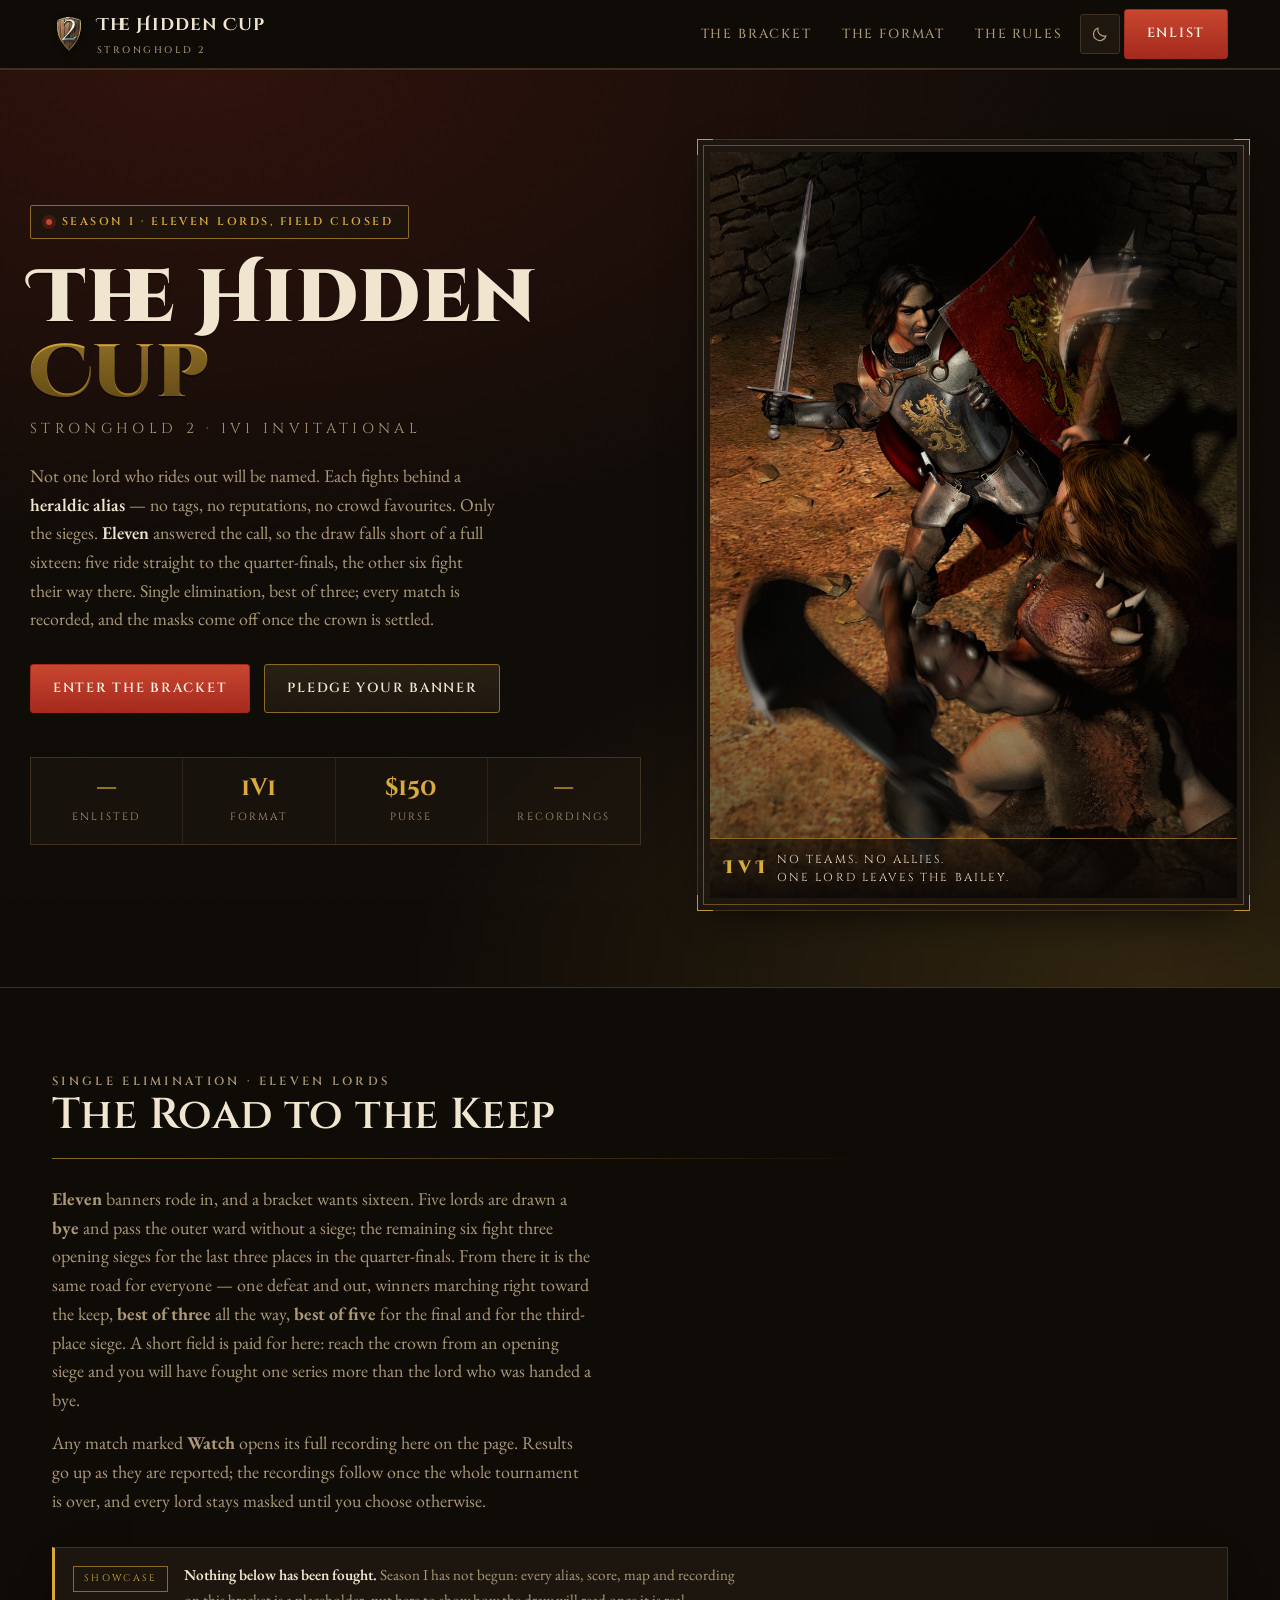
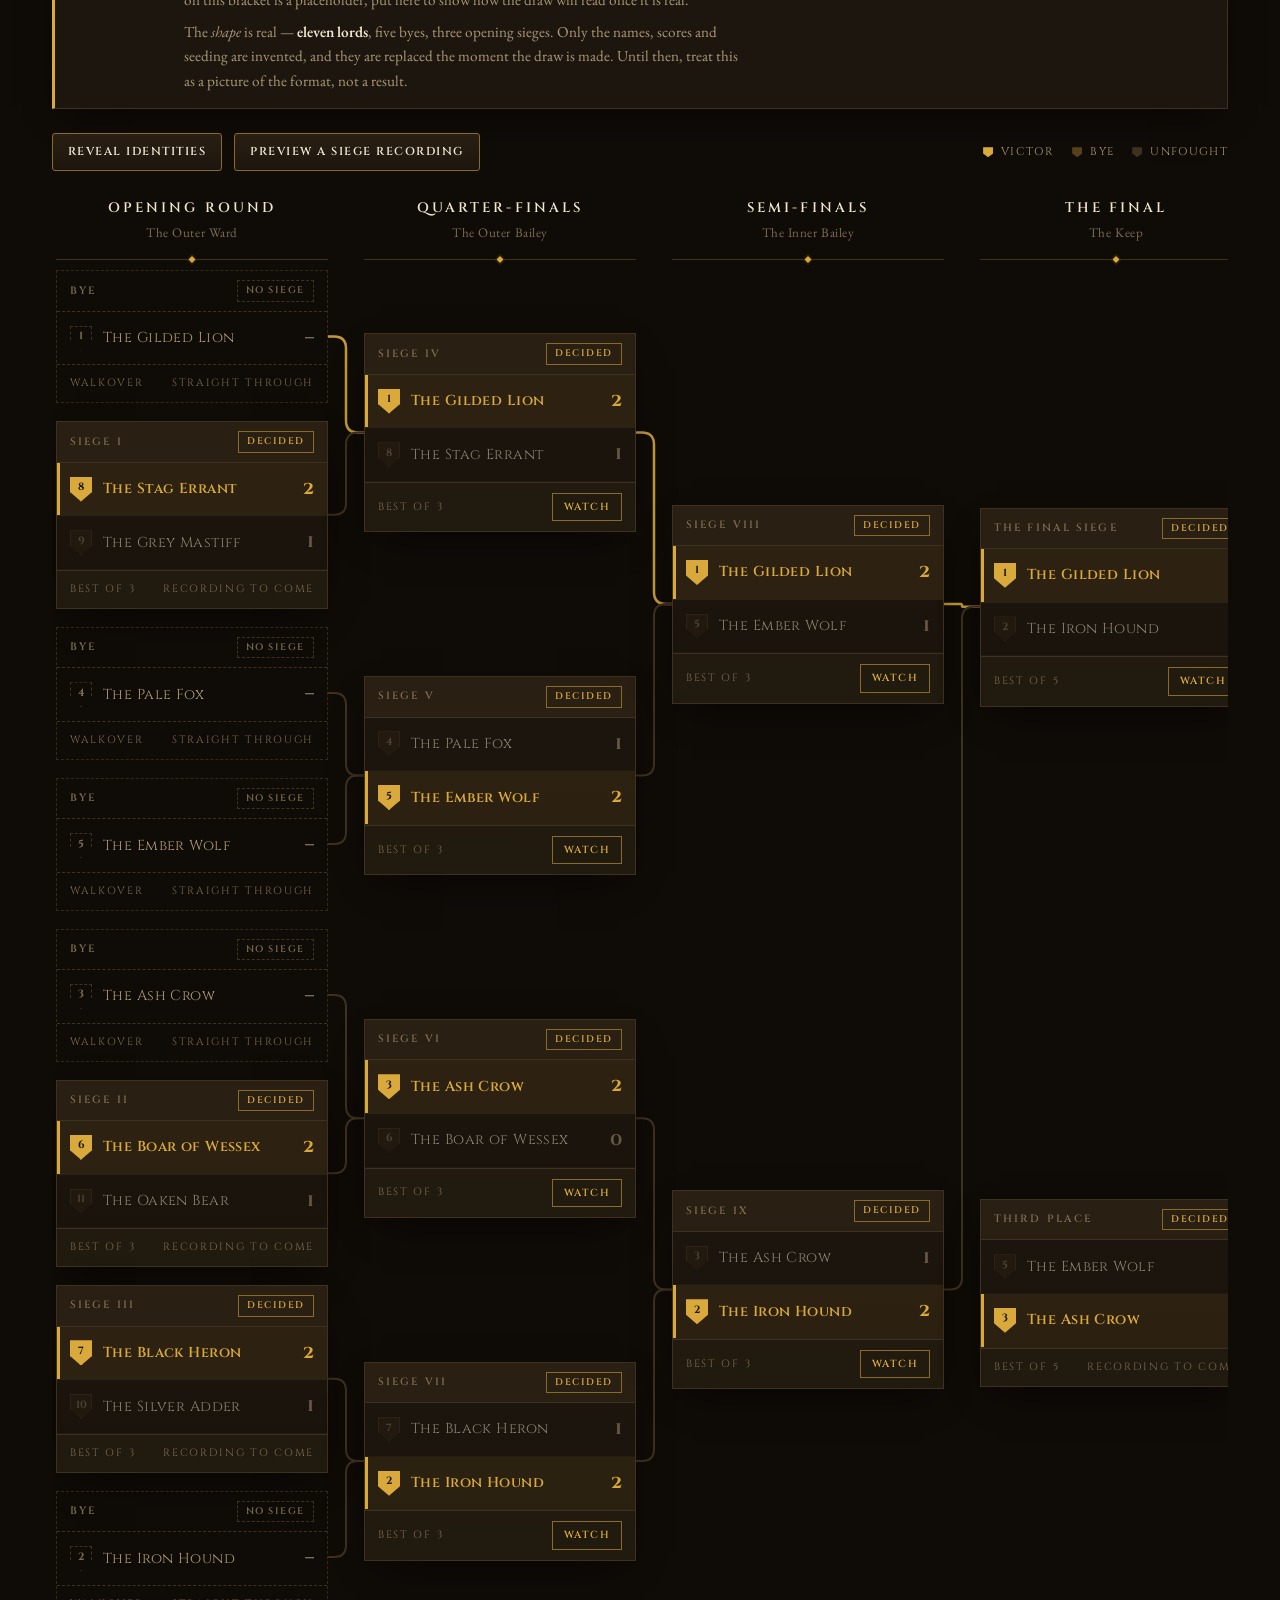
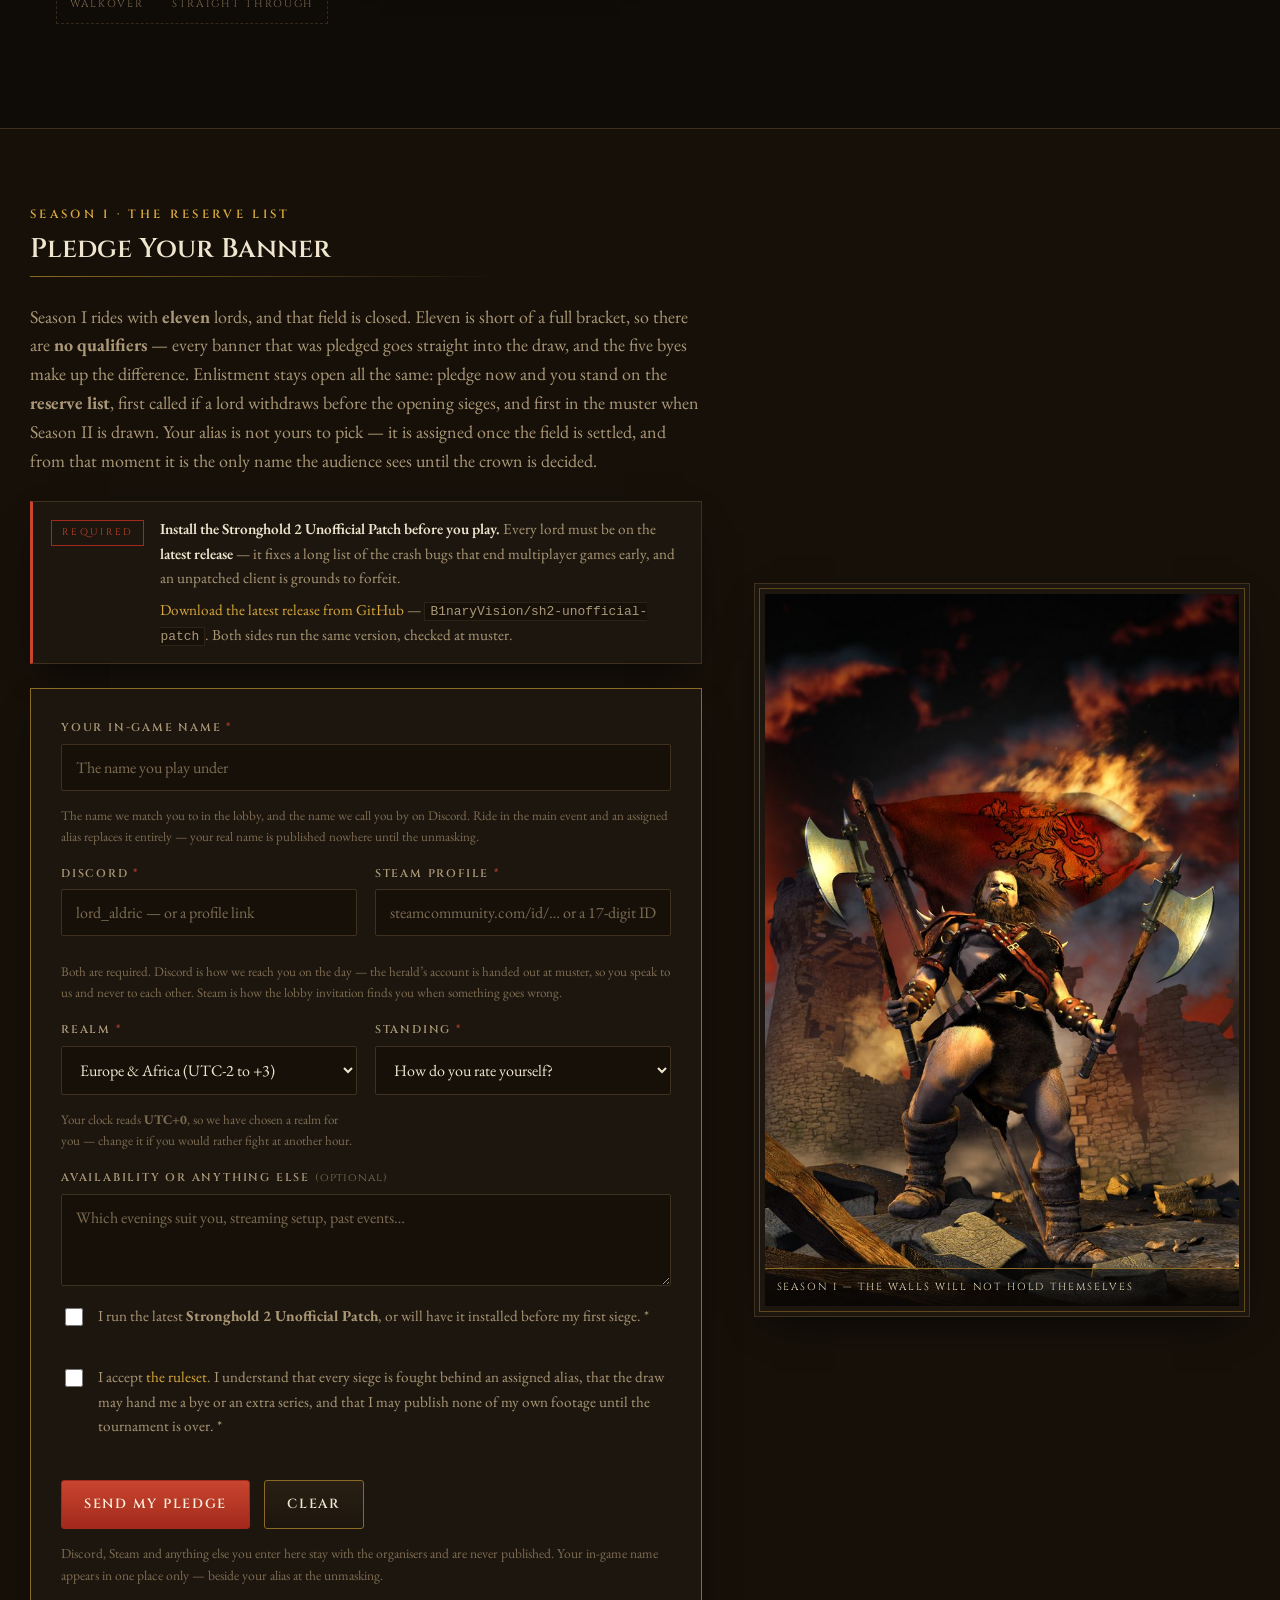
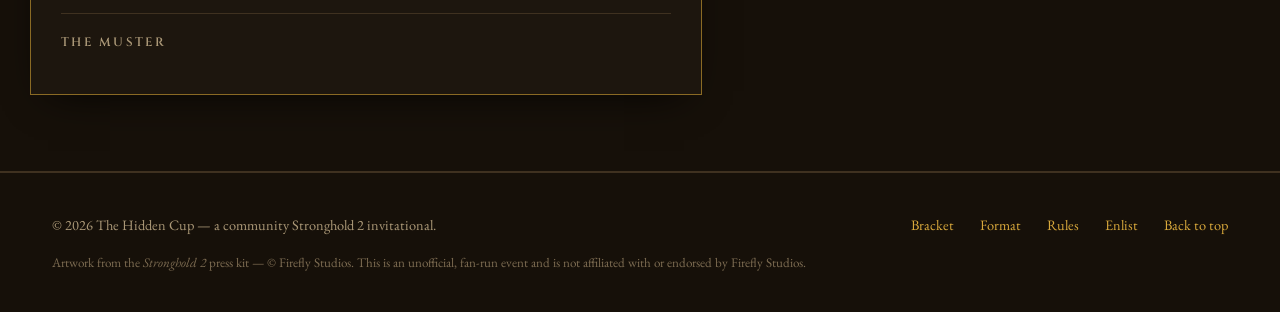
<file: index.html>
<!DOCTYPE html>
<html lang="en" data-theme="night">
<head>
<meta charset="utf-8">
<meta name="viewport" content="width=device-width, initial-scale=1">
<title>The Hidden Cup — Stronghold 2 Invitational</title>
<meta name="description" content="Concealed lords. One crown. The Hidden Cup is a Stronghold 2 1v1 invitational fought behind heraldic aliases — full siege replays and open enlistment.">
<meta property="og:title" content="The Hidden Cup — Stronghold 2 Invitational">
<meta property="og:description" content="No names. Only aliases. One crown. Watch every siege and pledge your banner.">
<meta property="og:image" content="assets/duel.jpg">
<link rel="preconnect" href="https://fonts.googleapis.com">
<link rel="preconnect" href="https://fonts.gstatic.com" crossorigin>
<link href="https://fonts.googleapis.com/css2?family=Cinzel+Decorative:wght@700;900&family=Cinzel:wght@400;500;600;700&family=EB+Garamond:ital,wght@0,400;0,500;0,600;1,400&display=swap" rel="stylesheet">
<link rel="icon" type="image/png" href="assets/favicon.png">
<link rel="apple-touch-icon" href="assets/mark.png">
<link rel="stylesheet" href="assets/site.css">
</head>
<body>

<!-- ============================ NAV ============================ -->
<header class="nav">
  <div class="wrap nav__inner">
    <a class="brand" href="#top">
      <span class="brand__mark" aria-hidden="true">
        <img src="assets/mark.png" width="256" height="256" alt="">
      </span>
      <span>
        <span class="brand__txt">The Hidden Cup</span>
        <span class="brand__sub">Stronghold 2</span>
      </span>
    </a>
    <nav class="nav__links">
      <a href="#bracket">The Bracket</a>
      <a href="rules.html#format" data-optional>The Format</a>
      <a href="rules.html#rules" data-optional>The Rules</a>
      <button class="icon-btn" id="themeToggle" type="button" aria-label="Switch between night and parchment" title="Night / parchment"></button>
      <a class="btn btn--primary" href="#enlist">Enlist</a>
    </nav>
  </div>
</header>

<main id="top">
<!-- ============================ HERO ============================ -->
<section class="hero">
  <div class="wrap hero__inner">
    <div>
      <span class="badge"><span class="dot"></span> Season I &middot; Eleven lords, field closed</span>
      <h1>The Hidden <em>Cup</em></h1>
      <p class="hero__game">Stronghold&nbsp;2 &middot; 1v1 Invitational</p>
      <p class="lead">Not one lord who rides out will be named. Each fights behind a
        <strong>heraldic alias</strong> &mdash; no tags, no reputations, no crowd favourites. Only the
        sieges. <strong>Eleven</strong> answered the call, so the draw falls short of a full sixteen:
        five ride straight to the quarter-finals, the other six fight their way there. Single
        elimination, best of three; every match is recorded, and the masks come off once the crown
        is settled.</p>
      <div class="hero__cta">
        <a class="btn btn--primary" href="#bracket">Enter the bracket</a>
        <a class="btn" href="#enlist">Pledge your banner</a>
      </div>
      <div class="stats">
        <div class="stat"><div class="stat__k" id="statLords">&mdash;</div><div class="stat__l" id="statLordsL">Lords</div></div>
        <div class="stat"><div class="stat__k" id="statSieges">&mdash;</div><div class="stat__l" id="statSiegesL">Sieges</div></div>
        <div class="stat"><div class="stat__k">$150</div><div class="stat__l">Purse</div></div>
        <div class="stat"><div class="stat__k" id="statVods">&mdash;</div><div class="stat__l">Recordings</div></div>
      </div>
    </div>

    <figure class="poster" style="margin:0">
      <span class="corner corner--tl"></span><span class="corner corner--tr"></span>
      <span class="corner corner--bl"></span><span class="corner corner--br"></span>
      <div class="poster__img">
        <img src="assets/duel.jpg" width="900" height="1274" fetchpriority="high"
             alt="A knight bearing a red lion shield duels an axe-wielding raider in a torchlit castle passage.">
      </div>
      <figcaption class="poster__cap">
        <span class="vs">I&nbsp;v&nbsp;I</span>
        <span class="txt">No teams. No allies.<br>One lord leaves the bailey.</span>
      </figcaption>
    </figure>
  </div>
</section>

<!-- ============================ BRACKET ============================ -->
<section class="section" id="bracket">
  <div class="wrap">
    <div class="section__head">
      <p class="eyebrow">Single elimination &middot; eleven lords</p>
      <h2>The Road to the Keep</h2>
      <hr class="rule">
      <p><strong>Eleven</strong> banners rode in, and a bracket wants sixteen. Five lords are drawn a
        <strong>bye</strong> and pass the outer ward without a siege; the remaining six fight three
        opening sieges for the last three places in the quarter-finals. From there it is the same road
        for everyone &mdash; one defeat and out, winners marching right toward the keep,
        <strong>best of three</strong> all the way, <strong>best of five</strong> for the final and for
        the third-place siege. A short field is paid for here: reach the crown from an opening siege
        and you will have fought one series more than the lord who was handed a bye.</p>
      <p>Any match marked <strong>Watch</strong> opens its full recording here on the page. Results go
        up as they are reported; the recordings follow once the whole tournament is over, and every
        lord stays masked until you choose otherwise.</p>
    </div>

    <div class="notice" id="previewNotice" role="note" hidden>
      <span class="notice__tag">Showcase</span>
      <div>
        <p><strong>Nothing below has been fought.</strong> Season&nbsp;I has not begun: every alias,
          score, map and recording on this bracket is a placeholder, put here to show how the draw
          will read once it is real.</p>
        <p>The <em>shape</em> is real &mdash; <b>eleven lords</b>, five byes, three opening sieges.
          Only the names, scores and seeding are invented, and they are replaced the moment the draw
          is made. Until then, treat this as a picture of the format, not a result.</p>
      </div>
    </div>

    <div class="bracket-toolbar">
      <button class="btn btn--sm reveal-btn" id="revealBtn" type="button" aria-pressed="false">
        Reveal identities
      </button>
      <button class="btn btn--sm" id="watchFinal" type="button">Watch the final siege</button>
      <div class="legend">
        <span><i class="swatch swatch--win"></i> Victor</span>
        <span><i class="swatch swatch--bye"></i> Bye</span>
        <span><i class="swatch"></i> Unfought</span>
      </div>
    </div>
    <p class="scroll-hint">&#8592; Drag sideways to follow the bracket &#8594;</p>

    <div class="bracket-scroll" id="bracketScroll">
      <div class="bracket-canvas" id="bracketCanvas">
        <svg class="links" id="bracketLinks" aria-hidden="true"></svg>
        <div class="rounds" id="rounds"></div>
      </div>
    </div>
  </div>
</section>

<!-- ============================ ENLIST ============================ -->
<section class="band band--flip" id="enlist">
  <div class="wrap band__grid">
    <div>
      <p class="eyebrow">Season I &middot; The reserve list</p>
      <h2>Pledge Your Banner</h2>
      <hr class="rule">
      <p style="color:var(--muted);margin:0 0 26px">Season&nbsp;I rides with <b>eleven</b> lords, and
        that field is closed. Eleven is short of a full bracket, so there are <b>no qualifiers</b>
        &mdash; every banner that was pledged goes straight into the draw, and the five byes make up
        the difference. Enlistment stays open all the same: pledge now and you stand on the
        <b>reserve list</b>, first called if a lord withdraws before the opening sieges, and first in
        the muster when Season&nbsp;II is drawn. Your alias is not yours to pick &mdash; it is assigned
        once the field is settled, and from that moment it is the only name the audience sees until the
        crown is decided.</p>

      <div class="notice notice--patch" role="note">
        <span class="notice__tag">Required</span>
        <div>
          <p><strong>Install the Stronghold&nbsp;2 Unofficial Patch before you play.</strong> Every
            lord must be on the <b>latest release</b> &mdash; it fixes a long list of the crash bugs
            that end multiplayer games early, and an unpatched client is grounds to forfeit.</p>
          <p><a href="https://github.com/B1naryVision/sh2-unofficial-patch/releases/latest"
                target="_blank" rel="noopener noreferrer">Download the latest release from
             GitHub</a> &mdash; <code>B1naryVision/sh2-unofficial-patch</code>. Both sides run the
            same version, checked at muster.</p>
        </div>
      </div>

      <div class="card card--gold">
        <div class="pledged" id="pledgedPanel" hidden>
          <div class="pledged__mark" aria-hidden="true">&#10003;</div>
          <h4>Your banner is pledged</h4>
          <p id="pledgedBody"></p>
          <p class="pledged__note">Nothing more is asked of you. Make sure the unofficial patch is
            installed before the first siege &mdash; we will find you on Discord the moment a place opens.</p>
          <button class="btn btn--sm" type="button" id="amendPledge">Something needs changing?</button>
        </div>

        <form id="enlistForm" novalidate>
          <div class="form-grid">
            <div class="hp" aria-hidden="true">
              <label for="website">Leave this field empty</label>
              <input id="website" name="website" type="text" tabindex="-1" autocomplete="off">
            </div>

            <div class="field field--full">
              <label for="lord">Your in-game name <span class="req">*</span></label>
              <input id="lord" name="lord" type="text" autocomplete="nickname" placeholder="The name you play under" required>
              <p class="err" data-err-for="lord"></p>
              <p class="hint">The name we match you to in the lobby, and the name we call you by on
                Discord. Ride in the main event and an assigned alias replaces it entirely &mdash; your
                real name is published nowhere until the unmasking.</p>
            </div>

            <div class="field">
              <label for="discord">Discord <span class="req">*</span></label>
              <input id="discord" name="discord" type="text" autocomplete="off" placeholder="lord_aldric &mdash; or a profile link" required>
              <p class="err" data-err-for="discord"></p>
            </div>
            <div class="field">
              <label for="steam">Steam profile <span class="req">*</span></label>
              <input id="steam" name="steam" type="text" autocomplete="off" placeholder="steamcommunity.com/id/&hellip; or a 17-digit ID" required>
              <p class="err" data-err-for="steam"></p>
            </div>
            <div class="field field--full">
              <p class="hint">Both are required. Discord is how we reach you on the day &mdash; the herald&rsquo;s
                account is handed out at muster, so you speak to us and never to each other. Steam is how the
                lobby invitation finds you when something goes wrong.</p>
            </div>

            <div class="field">
              <label for="region">Realm <span class="req">*</span></label>
              <select id="region" name="region" required>
                <option value="">Choose your realm&hellip;</option>
                <option data-lo="-12" data-hi="-3">The Americas (UTC-10 to -3)</option>
                <option data-lo="-2" data-hi="3">Europe &amp; Africa (UTC-2 to +3)</option>
                <option data-lo="3.5" data-hi="9">Asia &amp; the Middle East (UTC+4 to +9)</option>
                <option data-lo="9.5" data-hi="14">Oceania &amp; the Pacific (UTC+10 to +13)</option>
              </select>
              <p class="err" data-err-for="region"></p>
              <p class="hint" id="regionHint">Where your clock sits, not your flag. We pair lords inside a
                realm first, so a siege runs without anyone waiting up until four.</p>
            </div>

            <div class="field">
              <label for="standing">Standing <span class="req">*</span></label>
              <select id="standing" name="standing" required>
                <option value="">How do you rate yourself?</option>
                <option>Squire &mdash; new to competitive play</option>
                <option>Knight &mdash; regular ladder games</option>
                <option>Baron &mdash; placed in community events</option>
                <option>Lord Marshal &mdash; former tournament finalist</option>
              </select>
              <p class="err" data-err-for="standing"></p>
            </div>

            <div class="field field--full">
              <label for="notes">Availability or anything else <span class="opt">(optional)</span></label>
              <textarea id="notes" name="notes" placeholder="Which evenings suit you, streaming setup, past events&hellip;"></textarea>
            </div>

            <label class="check">
              <input type="checkbox" id="patched" name="patched" required>
              <span>I run the latest <b>Stronghold&nbsp;2 Unofficial Patch</b>, or will have it installed
                before my first siege.&nbsp;<span class="req">*</span></span>
            </label>
            <p class="err" data-err-for="patched" style="grid-column:1/-1;margin-top:-12px"></p>

            <label class="check">
              <input type="checkbox" id="agree" name="agree" required>
              <span>I accept <a href="rules.html">the ruleset</a>. I understand that every siege is
                fought behind an assigned alias, that the draw may hand me a bye or an extra series, and
                that I may publish none of my own footage until the tournament is over.&nbsp;<span class="req">*</span></span>
            </label>
            <p class="err" data-err-for="agree" style="grid-column:1/-1;margin-top:-12px"></p>

            <div class="form-actions">
              <button class="btn btn--primary" type="submit">Send my pledge</button>
              <button class="btn" type="reset">Clear</button>
              <span class="form-note">Discord, Steam and anything else you enter here stay with the
                organisers and are never published. Your in-game name appears in one place only &mdash;
                beside your alias at the unmasking.</span>
            </div>
          </div>
        </form>

        <div class="muster">
          <div class="muster__head">
            <h4>The muster</h4>
            <span class="muster__count" id="musterCount" hidden></span>
          </div>
        </div>
      </div>
    </div>

    <figure class="band__art" style="margin:0">
      <img src="assets/berserker.jpg" width="760" height="1140" loading="lazy"
           alt="A two-axe warrior stands before a burning castle beneath a red lion banner.">
      <figcaption>Season I &mdash; the walls will not hold themselves</figcaption>
    </figure>
  </div>
</section>
</main>

<!-- ============================ FOOTER ============================ -->
<footer class="footer">
  <div class="wrap footer__inner">
    <span>&copy; <span id="year"></span> The Hidden Cup &mdash; a community Stronghold&nbsp;2 invitational.</span>
    <span class="sp"></span>
    <a href="#bracket">Bracket</a>
    <a href="rules.html#format">Format</a>
    <a href="rules.html#rules">Rules</a>
    <a href="#enlist">Enlist</a>
    <a href="#top">Back to top</a>
    <small>Artwork from the <em>Stronghold&nbsp;2</em> press kit &mdash; &copy; Firefly Studios.
      This is an unofficial, fan-run event and is not affiliated with or endorsed by Firefly Studios.</small>
  </div>
</footer>

<!-- ============================ MODAL ============================ -->
<dialog id="videoModal" aria-labelledby="videoTitle">
  <div class="modal">
    <div class="modal__head">
      <div>
        <h3 id="videoTitle">Siege recording</h3>
        <p class="meta" id="videoMeta"></p>
      </div>
      <button class="modal__close" id="videoClose" type="button" aria-label="Close recording">
        <svg viewBox="0 0 24 24" fill="none" stroke="currentColor" stroke-width="2" stroke-linecap="round"><path d="M5 5l14 14M19 5L5 19"/></svg>
      </button>
    </div>
    <div class="video-frame" id="videoFrame"></div>
    <div class="modal__score" id="videoScore"></div>
    <div class="modal__foot">
      <a class="btn btn--sm" id="videoExternal" href="#" target="_blank" rel="noopener noreferrer">Open on YouTube</a>
      <p class="modal__note" id="videoNote"></p>
    </div>
  </div>
</dialog>

<div class="toast" id="toast" role="status" aria-live="polite"></div>

<script src="assets/theme.js"></script>
<script>
/* ==================================================================
   TOURNAMENT DATA — the only block you need to edit.
   ------------------------------------------------------------------
   Each side of a match is: { alias, lord, seed, score }
     alias  what the audience sees while identities are concealed
     lord   the real in-game name, shown once "Reveal identities" is on
   status : "completed" | "unfought"
            A siege stays "unfought" until its recording is edited and
            published \u2014 score, winner, status and video all go in together,
            in one edit. There is no mid-way state to keep up to date.
   winner : 0 (top) | 1 (bottom) | null
   video  : any YouTube URL, any other URL, or "" for none
   feeds  : { match: "<next match id>", slot: 0|1 }
   bye    : true for a walkover. Give it ONE side, no score, no date, no
            venue, and status "completed" with winner 0 — that is what
            carries the lord into `feeds`. Used when the field is short of
            a power of two, as Season I's eleven are.
   NOTE: names, maps and dates below are sample data — replace them.
   ================================================================== */
const TOURNAMENT = {
  name: "The Hidden Cup",
  game: "Stronghold 2",
  season: "Season I",

  /* true while the bracket below is a mock-up. Shows the "Showcase" notice,
     labels the crown as an example, and keeps the stat counters honest.
     Set to false the moment you write the real draw in. */
  preview: true,

  /* ----------------------------------------------------------------
     ELEVEN LORDS, NOT SIXTEEN.
     A 16-draw needs 16; eleven turned up, so five get a bye through the
     opening round and six fight for the last three quarter-final places.
     11 = 5 byes + 3 sieges (6 lords), and 5 + 3 = 8 into the quarters.
     Byes go to the top five seeds, exactly where seeds 12-16 would have
     sat, so the shape of a standard bracket is preserved:
         1 bye        │ 8 v 9        → QF1
         4 bye        │ 5 bye        → QF2   (neither fights the ward)
         3 bye        │ 6 v 11       → QF3
         7 v 10       │ 2 bye        → QF4
     A bye is a match with `bye:true` and a single side. It carries no
     score and no recording; it only feeds a lord into the next round.
     ---------------------------------------------------------------- */
  rounds: [
    {
      id: "r1", name: "Opening Round", sub: "The Outer Ward",
      matches: [
        {
          id:"B1", bye:true, label:"Bye", status:"completed", winner:0,
          sides:[ {alias:"The Gilded Lion", lord:"Lord_Aldric", seed:1} ],
          video:"", feeds:{ match:"QF1", slot:0 }
        },
        {
          id:"R1", label:"Siege I", date:"26 Sep", format:"Best of 3",
          venue:"HC Volcano", status:"completed", winner:0,
          sides:[ {alias:"The Stag Errant",  lord:"Erran_Hart",   seed:8, score:2},
                  {alias:"The Grey Mastiff", lord:"Wulfric_Dane", seed:9, score:1} ],
          video:"", feeds:{ match:"QF1", slot:1 }
        },
        {
          id:"B2", bye:true, label:"Bye", status:"completed", winner:0,
          sides:[ {alias:"The Pale Fox", lord:"Vulpes_Alba", seed:4} ],
          video:"", feeds:{ match:"QF2", slot:0 }
        },
        {
          id:"B3", bye:true, label:"Bye", status:"completed", winner:0,
          sides:[ {alias:"The Ember Wolf", lord:"Emberfang", seed:5} ],
          video:"", feeds:{ match:"QF2", slot:1 }
        },
        {
          id:"B4", bye:true, label:"Bye", status:"completed", winner:0,
          sides:[ {alias:"The Ash Crow", lord:"CorvusRex", seed:3} ],
          video:"", feeds:{ match:"QF3", slot:0 }
        },
        {
          id:"R2", label:"Siege II", date:"26 Sep", format:"Best of 3",
          venue:"HC Cross", status:"completed", winner:0,
          sides:[ {alias:"The Boar of Wessex", lord:"SirBrannoc",   seed:6,  score:2},
                  {alias:"The Oaken Bear",     lord:"Ser_Lockwood", seed:11, score:1} ],
          video:"", feeds:{ match:"QF3", slot:1 }
        },
        {
          id:"R3", label:"Siege III", date:"26 Sep", format:"Best of 3",
          venue:"HC Four Woods", status:"completed", winner:0,
          sides:[ {alias:"The Black Heron",  lord:"HeronBlack",  seed:7,  score:2},
                  {alias:"The Silver Adder", lord:"Mordant_Kay", seed:10, score:1} ],
          video:"", feeds:{ match:"QF4", slot:0 }
        },
        {
          id:"B5", bye:true, label:"Bye", status:"completed", winner:0,
          sides:[ {alias:"The Iron Hound", lord:"Houndmaster_Cai", seed:2} ],
          video:"", feeds:{ match:"QF4", slot:1 }
        }
      ]
    },
    {
      id: "qf", name: "Quarter-Finals", sub: "The Outer Bailey",
      matches: [
        {
          id:"QF1", label:"Siege IV", date:"27 Sep", format:"Best of 3",
          venue:"HC Battle Arena", status:"completed", winner:0,
          sides:[ {alias:"The Gilded Lion", lord:"Lord_Aldric", seed:1, score:2},
                  {alias:"The Stag Errant", lord:"Erran_Hart",  seed:8, score:1} ],
          video:"https://www.youtube.com/watch?v=sa35WNEhT84",
          feeds:{ match:"SF1", slot:0 }
        },
        {
          id:"QF2", label:"Siege V", date:"27 Sep", format:"Best of 3",
          venue:"HC Total Madness", status:"completed", winner:1,
          sides:[ {alias:"The Pale Fox",   lord:"Vulpes_Alba", seed:4, score:1},
                  {alias:"The Ember Wolf", lord:"Emberfang",   seed:5, score:2} ],
          video:"https://www.youtube.com/watch?v=F-cHHc6SQN0",
          feeds:{ match:"SF1", slot:1 }
        },
        {
          id:"QF3", label:"Siege VI", date:"27 Sep", format:"Best of 3",
          venue:"HC 4H Arena", status:"completed", winner:0,
          sides:[ {alias:"The Ash Crow",       lord:"CorvusRex",  seed:3, score:2},
                  {alias:"The Boar of Wessex", lord:"SirBrannoc", seed:6, score:0} ],
          video:"https://www.youtube.com/watch?v=oqbFrVJKLrU",
          feeds:{ match:"SF2", slot:0 }
        },
        {
          id:"QF4", label:"Siege VII", date:"27 Sep", format:"Best of 3",
          venue:"HC Four Woods", status:"completed", winner:1,
          sides:[ {alias:"The Black Heron", lord:"HeronBlack",      seed:7, score:1},
                  {alias:"The Iron Hound",  lord:"Houndmaster_Cai", seed:2, score:2} ],
          video:"https://www.youtube.com/watch?v=f5VoafBrchI",
          feeds:{ match:"SF2", slot:1 }
        }
      ]
    },
    {
      id: "sf", name: "Semi-Finals", sub: "The Inner Bailey",
      matches: [
        {
          id:"SF1", label:"Siege VIII", date:"3 Oct", format:"Best of 3",
          venue:"HC Cross", status:"completed", winner:0,
          sides:[ {alias:"The Gilded Lion", lord:"Lord_Aldric", seed:1, score:2},
                  {alias:"The Ember Wolf",  lord:"Emberfang",   seed:5, score:1} ],
          video:"https://www.youtube.com/watch?v=50hnKqnVluY",
          feeds:{ match:"F1", slot:0 }
        },
        {
          id:"SF2", label:"Siege IX", date:"3 Oct", format:"Best of 3",
          venue:"HC Volcano", status:"completed", winner:1,
          sides:[ {alias:"The Ash Crow",   lord:"CorvusRex",       seed:3, score:1},
                  {alias:"The Iron Hound", lord:"Houndmaster_Cai", seed:2, score:2} ],
          video:"https://www.youtube.com/watch?v=kKTTO3xuWC0",
          feeds:{ match:"F1", slot:1 }
        }
      ]
    },
    {
      /* matches[0] must be the final — the crown card and the "watch the final"
         button both read it. The third-place siege rides alongside it. */
      id: "f", name: "The Final", sub: "The Keep",
      matches: [
        {
          id:"F1", label:"The Final Siege", date:"4 Oct", format:"Best of 5",
          venue:"HC Volcano", status:"completed", winner:0,
          sides:[ {alias:"The Gilded Lion", lord:"Lord_Aldric",     seed:1, score:3},
                  {alias:"The Iron Hound",  lord:"Houndmaster_Cai", seed:2, score:2} ],
          video:"https://www.youtube.com/watch?v=fIbAl2h5Sao",
          feeds:null
        },
        {
          id:"T1", label:"Third Place", date:"4 Oct", format:"Best of 5",
          venue:"HC Cross", status:"completed", winner:1,
          sides:[ {alias:"The Ember Wolf", lord:"Emberfang", seed:5, score:2},
                  {alias:"The Ash Crow",   lord:"CorvusRex", seed:3, score:3} ],
          video:"",
          feeds:null
        }
      ]
    }
  ]
};

/* ==================================================================
   HELPERS
   ================================================================== */
const $  = (s, r = document) => r.querySelector(s);
const $$ = (s, r = document) => Array.from(r.querySelectorAll(s));
const allMatches = () => TOURNAMENT.rounds.flatMap(r => r.matches);
const matchById  = id => allMatches().find(m => m.id === id);
const ROMAN = ["","I","II","III","IV","V","VI","VII","VIII","IX","X","XI","XII"];

let revealed = false;   // Hidden Cup: masks on by default

function escapeHtml(s){
  return String(s ?? "").replace(/[&<>"']/g, c =>
    ({ "&":"&amp;", "<":"&lt;", ">":"&gt;", '"':"&quot;", "'":"&#39;" }[c]));
}

/** Turn any YouTube URL into an embeddable one. null if it is not YouTube. */
/* file:// has a null origin: YouTube embeds and fetch() both refuse it. */
const OFF_DISK = location.protocol === "file:";

function toEmbedUrl(url){
  if(!url) return null;
  let id = null;
  try{
    const u = new URL(url, location.href);
    const host = u.hostname.replace(/^www\./, "");
    if(host === "youtu.be")                      id = u.pathname.slice(1);
    else if(host.endsWith("youtube.com")){
      if(u.searchParams.get("v"))                id = u.searchParams.get("v");
      else if(u.pathname.startsWith("/embed/"))  id = u.pathname.split("/")[2];
      else if(u.pathname.startsWith("/shorts/")) id = u.pathname.split("/")[2];
      else if(u.pathname.startsWith("/live/"))   id = u.pathname.split("/")[2];
    }
  }catch(e){ return null; }
  if(!id || !/^[\w-]{6,20}$/.test(id)) return null;
  return "https://www.youtube.com/embed/" + id + "?autoplay=1&rel=0&modestbranding=1";
}

const hasVideo   = m => !!(m.video && m.video.trim());
const isPlayable = m => !m.bye && m.status !== "unfought" && hasVideo(m);
/* Byes fill a short bracket; they are not sieges and never count as one. */
const isSiege    = m => !m.bye;
const victorOf   = m => (m.status === "completed" && m.winner != null) ? m.sides[m.winner] : null;

/** What to call a competitor right now, given the mask state. */
function displayName(side){
  if(!side || (!side.alias && !side.lord)) return null;
  return revealed ? (side.lord || side.alias) : (side.alias || "Unknown lord");
}
function displaySub(side){
  /* While masked the alias is the only name there is, so a subtitle would just
     repeat "concealed" on every row. Once revealed, show the alias underneath. */
  if(!side || !revealed) return "";
  return (side.alias && side.lord) ? "as " + side.alias : "";
}

/* ==================================================================
   BRACKET
   ================================================================== */
const CROWN_SVG =
  '<svg viewBox="0 0 24 24" fill="none" stroke="currentColor" stroke-width="1.5" ' +
  'stroke-linecap="round" stroke-linejoin="round" aria-hidden="true">' +
    '<path d="M3 8.5l3.4 3.2L12 5l5.6 6.7L21 8.5l-1.7 9.8H4.7L3 8.5Z"/>' +
    '<path d="M4.2 21h15.6"/><circle cx="3" cy="7" r="1.2"/><circle cx="21" cy="7" r="1.2"/>' +
    '<circle cx="12" cy="3.6" r="1.3"/>' +
  '</svg>';

function statusPill(m){
  if(m.status === "completed") return '<span class="pill pill--done">Decided</span>';
  return '<span class="pill">' + escapeHtml(m.date || "To come") + '</span>';
}

function combatantRow(m, i){
  const side = m.sides[i] || {};
  const name = displayName(side);
  const sub  = displaySub(side);
  const done = !m.bye && m.status === "completed" && m.winner != null;
  const cls  = ["combatant"];
  if(done && m.winner === i) cls.push("is-winner");
  if(done && m.winner !== i) cls.push("is-loser");
  const score = (side.score == null || side.score === "") ? "&ndash;" : side.score;

  return '<div class="' + cls.join(" ") + '">' +
      '<span class="sigil">' + (side.seed ? escapeHtml(String(side.seed)) : "&ndash;") + '</span>' +
      '<span class="who">' +
        '<span class="who__name' + (name ? (revealed ? "" : " masked") : " tbd") + '">' +
          (name ? escapeHtml(name) : "Awaiting a victor") + '</span>' +
        (name && sub ? '<span class="who__sub">' + escapeHtml(sub) + '</span>' : '') +
      '</span>' +
      '<span class="score">' + score + '</span>' +
    '</div>';
}

/* A bye is one lord and a closed gate: half a card, and deliberately quiet,
   so the eye reads it as "passed through" rather than "won". */
function byeCard(m){
  const el = document.createElement("article");
  el.className = "match match--bye";
  el.id = "match-" + m.id;
  el.innerHTML =
    '<header class="match__meta"><span>' + escapeHtml(m.label || "Bye") + '</span>' +
      '<span class="pill pill--bye">No siege</span></header>' +
    combatantRow(m, 0) +
    '<div class="match__foot"><span>Walkover</span>' +
      '<span class="none">Straight through</span></div>';
  return el;
}

function matchCard(m){
  if(m.bye) return byeCard(m);
  const playable = isPlayable(m);
  const el = document.createElement("article");
  el.className = "match" + (playable ? " is-playable" : "");
  el.id = "match-" + m.id;
  if(playable){
    el.tabIndex = 0;
    el.setAttribute("role", "button");
    el.setAttribute("aria-label", "Watch the recording of " + m.label);
    el.addEventListener("click", () => openVideo(m.id));
    el.addEventListener("keydown", e => {
      if(e.key === "Enter" || e.key === " "){ e.preventDefault(); openVideo(m.id); }
    });
  }
  /* The media embargo holds every recording back until the tournament ends, so
     a decided siege with no video yet is the normal state during the event —
     not a mistake. Say which of the two it is. */
  const foot = playable
    ? '<button class="watch" type="button" tabindex="-1">Watch</button>'
    : '<span class="none">' +
        (m.status === "completed" ? "Recording to come" : "Not yet fought") +
      '</span>';

  el.innerHTML =
    '<header class="match__meta"><span>' + escapeHtml(m.label) + '</span>' + statusPill(m) + '</header>' +
    combatantRow(m, 0) + combatantRow(m, 1) +
    '<div class="match__foot"><span>' + escapeHtml(m.format || "") + '</span>' + foot + '</div>';
  return el;
}

function renderBracket(){
  const host = $("#rounds");
  host.innerHTML = "";

  TOURNAMENT.rounds.forEach(round => {
    const col = document.createElement("div");
    col.className = "round";
    col.innerHTML = '<div class="round__title"><b>' + escapeHtml(round.name) + '</b>' +
                    (round.sub ? '<i>' + escapeHtml(round.sub) + '</i>' : '') + '</div>';
    const body = document.createElement("div");
    body.className = "round__body";
    round.matches.forEach(m => body.appendChild(matchCard(m)));
    col.appendChild(body);
    host.appendChild(col);
  });

  const final  = TOURNAMENT.rounds[TOURNAMENT.rounds.length - 1].matches[0];
  const victor = victorOf(final);
  const col    = document.createElement("div");
  col.className = "round";
  col.innerHTML =
    '<div class="round__title"><b>The Crown</b><i>Lord of the Realm</i></div>' +
    '<div class="round__body" style="justify-content:center">' +
      '<div class="champ-card" id="champCard">' +
        '<div class="crown">' + CROWN_SVG + '</div>' +
        '<div class="label">' + (!victor ? "Undecided"
              : TOURNAMENT.preview ? "Champion &mdash; example"
              : TOURNAMENT.season + " champion") + '</div>' +
        '<div class="name">' + (victor ? escapeHtml(displayName(victor)) : "The keep still stands") + '</div>' +
        '<div class="sub">' + (victor
            ? escapeHtml(final.sides[0].score + " – " + final.sides[1].score) + ' &middot; ' + escapeHtml(final.venue || final.date)
            : "Victor of the final siege") + '</div>' +
      '</div>' +
    '</div>';
  host.appendChild(col);

  updateStats();
  requestAnimationFrame(drawLinks);
}

/* ---------- connector lines ---------- */
function elbow(x1, y1, x2, y2){
  const mx = x1 + (x2 - x1) / 2;
  const dy = y2 - y1;
  if(Math.abs(dy) < 1) return "M" + x1 + "," + y1 + " L" + x2 + "," + y2;
  const s = Math.sign(dy);
  const r = Math.min(12, Math.abs(dy) / 2, Math.abs(x2 - x1) / 2);
  return "M" + x1 + "," + y1 +
    " L" + (mx - r) + "," + y1 +
    " Q" + mx + "," + y1 + " " + mx + "," + (y1 + s * r) +
    " L" + mx + "," + (y2 - s * r) +
    " Q" + mx + "," + y2 + " " + (mx + r) + "," + y2 +
    " L" + x2 + "," + y2;
}

function drawLinks(){
  const canvas = $("#bracketCanvas"), svg = $("#bracketLinks");
  if(!canvas || !svg) return;
  const box = canvas.getBoundingClientRect();
  svg.setAttribute("viewBox", "0 0 " + canvas.offsetWidth + " " + canvas.offsetHeight);
  svg.setAttribute("width",  canvas.offsetWidth);
  svg.setAttribute("height", canvas.offsetHeight);
  svg.innerHTML = "";

  const final = TOURNAMENT.rounds[TOURNAMENT.rounds.length - 1].matches[0];
  const champ = victorOf(final);
  const champKey = champ ? (champ.lord || champ.alias) : null;
  const ns = "http://www.w3.org/2000/svg";

  const connect = (fromEl, toEl, gold) => {
    if(!fromEl || !toEl) return;
    const a = fromEl.getBoundingClientRect(), b = toEl.getBoundingClientRect();
    const p = document.createElementNS(ns, "path");
    p.setAttribute("d", elbow(
      a.right - box.left, a.top - box.top + a.height / 2,
      b.left  - box.left, b.top - box.top + b.height / 2));
    if(gold) p.setAttribute("class", "is-champ");
    svg.appendChild(p);
  };

  allMatches().forEach(m => {
    if(!m.feeds) return;
    const v = victorOf(m);
    connect($("#match-" + m.id), $("#match-" + m.feeds.match),
            !!(champKey && v && (v.lord || v.alias) === champKey));
  });
  connect($("#match-" + final.id), $("#champCard"), !!champ);
}

function updateStats(){
  const ms = allMatches().filter(isSiege);
  const lords = new Set();
  TOURNAMENT.rounds[0].matches.forEach(m => m.sides.forEach(s => {
    const k = s.lord || s.alias; if(k) lords.add(k);
  }));
  if(TOURNAMENT.preview){
    /* The field size is not decided until enlistment closes, so counting the
       mock bracket would be an invented promise. Show what is actually true:
       how many have pledged (filled in by loadPledgeCount) and the format. */
    $("#statLordsL").textContent  = "Enlisted";
    $("#statSieges").textContent  = "1v1";
    $("#statSiegesL").textContent = "Format";
    $("#statVods").textContent    = "\u2014";
  }else{
    $("#statLords").textContent  = lords.size;
    $("#statSieges").textContent = ms.length;
    $("#statVods").textContent   = ms.filter(isPlayable).length;
  }
}

/* ---------- the unmasking ---------- */
const revealBtn = $("#revealBtn");
revealBtn.addEventListener("click", () => {
  revealed = !revealed;
  revealBtn.textContent = revealed ? "Conceal identities" : "Reveal identities";
  revealBtn.classList.toggle("is-on", revealed);
  revealBtn.setAttribute("aria-pressed", String(revealed));
  renderBracket();
  if(modal.open) openVideo(modal.dataset.match);
  toast(revealed
    ? "The masks are off — every lord is named."
    : "Masks restored. The lords are hidden once more.");
});

/* ==================================================================
   RECORDING MODAL
   ================================================================== */
const modal = $("#videoModal");

function openVideo(id){
  const m = matchById(id);
  if(!m || !hasVideo(m)) return;
  modal.dataset.match = id;

  const a = displayName(m.sides[0]) || "Unknown";
  const b = displayName(m.sides[1]) || "Unknown";
  $("#videoTitle").textContent = a + "  vs  " + b;
  $("#videoMeta").textContent =
    [TOURNAMENT.game, m.label, m.format, m.venue, m.date].filter(Boolean).join("  ·  ");

  const embed = toEmbedUrl(m.video);
  const frame = $("#videoFrame");
  if(embed && OFF_DISK){
    /* From file:// the iframe has a null origin and sends no referrer, and
       YouTube answers with "Video player configuration error" instead of a
       player. Nothing can fix that in the page — offer the link instead. */
    frame.innerHTML =
      '<div class="video-fallback"><p style="margin:0 0 4px;color:var(--muted)">' +
      'YouTube will not embed into a page opened straight off disk.</p>' +
      '<p style="margin:0 0 14px;color:var(--faint);font-size:.88rem">' +
      'Serve the folder instead &mdash; <code>python3 -m http.server</code> &mdash; ' +
      'or view it on the deployed site.</p>' +
      '<a class="btn btn--sm" href="' + escapeHtml(m.video) + '" target="_blank" rel="noopener noreferrer">' +
      'Open on YouTube</a></div>';
  }else if(embed){
    frame.innerHTML =
      '<iframe src="' + embed + '" title="Siege recording" allow="accelerometer; autoplay; ' +
      'clipboard-write; encrypted-media; gyroscope; picture-in-picture; web-share" ' +
      'referrerpolicy="strict-origin-when-cross-origin" allowfullscreen></iframe>';
  }else{
    frame.innerHTML =
      '<div class="video-fallback"><p style="margin:0;color:var(--muted)">' +
      'This recording lives outside YouTube and cannot be shown here.</p>' +
      '<a class="btn btn--sm" href="' + escapeHtml(m.video) + '" target="_blank" rel="noopener noreferrer">' +
      'Open the recording</a></div>';
  }

  const done = m.status === "completed";
  $("#videoScore").innerHTML = m.sides.map((s, i) => {
    const nm = displayName(s) || "Unknown";
    const sub = displaySub(s);
    return '<span class="modal__side' + (done && m.winner === i ? " win" : "") + '">' +
      '<span><span class="nm">' + escapeHtml(nm) + '</span>' +
      (sub ? '<span class="al">' + escapeHtml(sub) + '</span>' : '') + '</span>' +
      '<span class="s">' + (s.score ?? "–") + '</span></span>';
  }).join('<span class="modal__vs">versus</span>');

  $("#videoNote").textContent = revealed
    ? "" : "Both lords are still masked — press Reveal identities to unmask them.";
  const ext = $("#videoExternal");
  ext.href = m.video;
  ext.textContent = embed ? "Open on YouTube" : "Open the recording";

  if(!modal.open){
    if(typeof modal.showModal === "function") modal.showModal();
    else modal.setAttribute("open", "");
  }
}

function closeVideo(){
  $("#videoFrame").innerHTML = "";
  if(modal.open && typeof modal.close === "function") modal.close();
  else modal.removeAttribute("open");
}
$("#videoClose").addEventListener("click", closeVideo);
modal.addEventListener("close", () => { $("#videoFrame").innerHTML = ""; });
modal.addEventListener("click", e => { if(e.target === modal) closeVideo(); });
$("#watchFinal").addEventListener("click", () => {
  const f = TOURNAMENT.rounds[TOURNAMENT.rounds.length - 1].matches[0];
  if(isPlayable(f)) openVideo(f.id);
  else toast("The final siege has not been published yet.");
});

/* ==================================================================
   ENLISTMENT
   ================================================================== */
const STORE = "hidden-cup.pledges";
const form  = $("#enlistForm");
const loadPledges = () => { try{ return JSON.parse(localStorage.getItem(STORE)) || []; }catch(e){ return []; } };
const savePledges = l => { try{ localStorage.setItem(STORE, JSON.stringify(l)); }catch(e){} };

/* One pledge per browser. A successful send swaps the form for a receipt;
   only an explicit "something needs changing" puts the form back. */
function renderEnlistState(){
  const pledge = loadPledges()[0];
  const form = $("#enlistForm"), panel = $("#pledgedPanel");
  if(!pledge){
    form.hidden = false; panel.hidden = true;
    return;
  }
  const when = new Date(pledge.at);
  const stamp = isNaN(when) ? "" : when.toLocaleDateString(undefined,
      { day:"numeric", month:"long" });
  /* The realm is the only field safe to echo back on the page. */
  $("#pledgedBody").innerHTML =
    "We have your name, your Discord and your Steam profile" +
    (pledge.region ? ", riding for <b>" + escapeHtml(pledge.region) + "</b>" : "") +
    (stamp ? ", pledged on <b>" + escapeHtml(stamp) + "</b>" : "") +
    ". Season\u00a0I's eleven are drawn already, so you stand on the reserve list \u2014 " +
    "first called if a place opens, and first in the muster for Season\u00a0II.";
  form.hidden = true; panel.hidden = false;
}

/* Re-opening the form is deliberate and warned about: the sheet keeps rows,
   it does not update them, so a second send is a second row. */
$("#amendPledge").addEventListener("click", () => {
  const pledge = loadPledges()[0];
  if(pledge){
    ["lord","discord","steam","region","standing","notes"].forEach(id => {
      if(pledge[id] != null) $("#" + id).value = pledge[id];
    });
  }
  $("#pledgedPanel").hidden = true;
  $("#enlistForm").hidden = false;
  $("#lord").focus();
  toast("Amend what you need and send again — we will keep your latest pledge.");
});

/* ------------------------------------------------------------------
   Where pledges are sent.  Leave "" and they stay in this browser only
   (demo behaviour).  See README \u00a7 "Recording the pledges" for the three
   endpoints this supports and how to set each one up.
   ------------------------------------------------------------------ */
const ENLIST_ENDPOINT = "https://script.google.com/macros/s/AKfycbw1nEyop4xJ-Z2J_E7v8u__txSMt_NayweW8oaH9xRemXjUEn2rS928lz_3KCeZ4oFOzw/exec";

/* Only for a Google Form: map each of our field names to that form's
   entry id. Leave null for Formspree / Apps Script, which take ours as-is.
   Null here because we post to an Apps Script web app, which takes our own
   field names as-is and can report a real error back. Kept for reference:
   the ids of the "Stronghold 2 Hidden Cup Season I" Google Form were
     lord entry.1286080246, discord entry.507949899, steam entry.483828855,
     region entry.1082268323, standing entry.1326004513,
     notes entry.1844075980, patched entry.1873893118
   \u2014 restore them *together* with that form's /formResponse endpoint if you
   ever fall back to it. Entry ids are unique per form. */
const ENLIST_FIELDS = null;

/* A Google Form's /formResponse endpoint answers no CORS preflight and sends
   no CORS headers, so the POST has to go out "no-cors": it is delivered, but
   the reply is opaque and we cannot read success or failure from it. */
const isGoogleForm = /docs\.google\.com\/forms\//.test(ENLIST_ENDPOINT);

/* ------------------------------------------------------------------
   Optional: a public feed serving nothing but the number of pledges, for
   the tally beside "Your pledge". Pledges live in the Google Form, which
   this page cannot read, so without this there is no total to show and
   the badge stays hidden.
   NEVER point this at the responses sheet \u2014 that would publish every
   entrant's name, Discord and Steam id. See README \u00a7 "Showing a total".
   ------------------------------------------------------------------ */
const MUSTER_COUNT_URL = "https://script.google.com/macros/s/AKfycbw1nEyop4xJ-Z2J_E7v8u__txSMt_NayweW8oaH9xRemXjUEn2rS928lz_3KCeZ4oFOzw/exec";

/* A handle (letters, digits, dot, underscore) or any discord.com link. */
const DISCORD_RE = /^(@?[a-z0-9._]{2,32}|https?:\/\/(www\.)?discord(app)?\.com\/\S+)$/i;
/* A 17-digit SteamID64, a vanity name, or a steamcommunity profile link. */
const STEAM_RE   = /^(\d{17}|[a-z0-9_-]{3,32}|https?:\/\/(www\.)?steamcommunity\.com\/(id|profiles)\/\S+)$/i;

/* The realm band exists to pair lords whose evenings overlap, so a wrong
   pick costs real scheduling. Guess it from the visitor's own clock and say
   we guessed — a correction is one click, a mis-set band is a lost evening. */
function guessRealm(){
  const sel = $("#region");
  if(sel.value) return;                       /* never override a real choice */
  const offset = -new Date().getTimezoneOffset() / 60;   /* east of UTC positive */
  if(!Number.isFinite(offset)) return;
  const hit = [...sel.options].find(o =>
    o.dataset.lo !== undefined &&
    offset >= Number(o.dataset.lo) && offset <= Number(o.dataset.hi));
  if(!hit) return;
  hit.selected = true;
  const sign = offset < 0 ? "-" : "+";
  const abs  = Math.abs(offset);
  const hhmm = Number.isInteger(abs) ? abs : abs.toFixed(1).replace(".5", ":30");
  $("#regionHint").innerHTML =
    "Your clock reads <b>UTC" + sign + hhmm + "</b>, so we have chosen a realm for you \u2014 " +
    "change it if you would rather fight at another hour.";
}

/* Before the draw the hero's first tile counts pledges, and that number
   comes from a cold Apps Script that can take a second or two. Show a
   spinner for the wait rather than an em dash that looks like the answer. */
const SPINNER = '<span class="spinner" role="status" aria-label="Loading"></span>';
const countsPledges = () => TOURNAMENT.preview && !!MUSTER_COUNT_URL;

function setPledgeTile(html){
  const tile = $("#statLords");
  tile.innerHTML = html;
  tile.setAttribute("aria-busy", String(html === SPINNER));
}

/* The badge stays hidden unless a real number arrives: an absent tally is
   honest, a stale or invented one is not. The tile falls back to the same
   em dash it started with, for the same reason. */
async function loadPledgeCount(){
  if(!MUSTER_COUNT_URL) return;
  if(countsPledges()) setPledgeTile(SPINNER);
  try{
    const res = await fetch(MUSTER_COUNT_URL, { cache: "no-store" });
    if(!res.ok) throw new Error(res.status);
    /* Must be a bare number. Anything else — an HTML error page, a login
       redirect, a CSV of the actual rows — is refused rather than mined for
       digits, which would put an invented figure on the front page. */
    const line = (await res.text()).trim().split(/\r?\n/).pop().trim();
    if(!/^[0-9]{1,7}$/.test(line)) throw new Error("not a count");
    const n = parseInt(line, 10);
    const el = $("#musterCount");
    el.textContent = n + (n === 1 ? " banner pledged" : " banners pledged");
    el.hidden = false;
    if(countsPledges()) setPledgeTile(String(n));
  }catch(e){
    /* Leave the badge hidden, and put the tile back to its em dash. */
    if(countsPledges()) setPledgeTile("\u2014");
  }
}

function setError(name, message){
  const err = $('[data-err-for="' + name + '"]');
  const fld = $("#" + name)?.closest(".field");
  if(err) err.textContent = message || "";
  if(fld) fld.classList.toggle("has-error", !!message);
  return !message;
}

function validate(){
  const v = id => ($("#" + id).value || "").trim();
  let ok = true;
  ok = setError("lord",     v("lord").length    >= 2 ? "" : "Tell us the name you play under.") && ok;
  ok = setError("discord",  DISCORD_RE.test(v("discord")) ? "" : "A Discord handle or profile link, please \u2014 no spaces.") && ok;
  ok = setError("steam",    STEAM_RE.test(v("steam"))     ? "" : "A Steam profile link, a vanity name, or a 17-digit ID.") && ok;
  ok = setError("region",   v("region")   ? "" : "Choose your realm.") && ok;
  ok = setError("standing", v("standing") ? "" : "Pick a standing.") && ok;

  const patchErr = $('[data-err-for="patched"]');
  if(!$("#patched").checked){ patchErr.textContent = "The unofficial patch is not optional \u2014 an unpatched client crashes out of long sieges."; ok = false; }
  else patchErr.textContent = "";

  const agreeErr = $('[data-err-for="agree"]');
  if(!$("#agree").checked){ agreeErr.textContent = "You must accept the ruleset to enlist."; ok = false; }
  else agreeErr.textContent = "";

  return ok;
}

["lord","discord","steam","region","standing"].forEach(id => {
  $("#" + id).addEventListener("input",  () => setError(id, ""));
  $("#" + id).addEventListener("change", () => setError(id, ""));
});
["agree","patched"].forEach(id => {
  $("#" + id).addEventListener("change", () => {
    if($("#" + id).checked) $('[data-err-for="' + id + '"]').textContent = "";
  });
});

form.addEventListener("submit", async e => {
  e.preventDefault();
  if(!validate()){
    $(".has-error input, .has-error select")?.focus();
    toast("Some fields still need your attention.");
    return;
  }
  const pledge = {
    lord:   $("#lord").value.trim(),    discord:  $("#discord").value.trim(),
    steam:  $("#steam").value.trim(),   region:   $("#region").value,
    standing:$("#standing").value,      notes:    $("#notes").value.trim(),
    patched:"yes",
    website:$("#website").value,        /* honeypot — a human leaves this empty */
    at: new Date().toISOString()
  };

  const send = form.querySelector('button[type="submit"]');

  if(ENLIST_ENDPOINT){
    send.disabled = true;
    const was = send.textContent;
    send.textContent = "Sending\u2026";
    try{
      /* Form-encoded on purpose: it is a CORS-safelisted content type, so the
         browser sends no preflight. All three endpoints read it. */
      const body = new URLSearchParams();
      Object.entries(pledge).forEach(([k, v]) => {
        const name = ENLIST_FIELDS ? ENLIST_FIELDS[k] : k;
        if(name) body.append(name, v);      /* unmapped keys are simply dropped */
      });

      const res = await fetch(ENLIST_ENDPOINT, {
        method: "POST",
        mode:   isGoogleForm ? "no-cors" : "cors",
        headers: isGoogleForm ? {} : { Accept: "application/json" },
        body
      });
      /* An opaque response has status 0, so only judge the ones we can read. */
      if(!isGoogleForm && !res.ok) throw new Error(res.status);
    }catch(err){
      send.disabled = false; send.textContent = was;
      toast("The rider did not get through \u2014 try again, or reach us on Discord.");
      return;
    }
    send.disabled = false; send.textContent = was;
  }

  /* Only ever one, and only after the endpoint accepted it. */
  savePledges([pledge]);
  form.reset();
  $$(".field").forEach(f => f.classList.remove("has-error"));
  $$(".err").forEach(el => el.textContent = "");
  renderEnlistState();
  loadPledgeCount();
  $("#pledgedPanel").scrollIntoView({ behavior:"smooth", block:"center" });
  toast("Your banner is pledged. Season\u00a0I's field is closed at eleven \u2014 we will call on you if a place opens.");
});

form.addEventListener("reset", () => {
  $$(".field").forEach(f => f.classList.remove("has-error"));
  $$(".err").forEach(el => el.textContent = "");
});

/* ==================================================================
   TOAST · THEME · BOOT
   ================================================================== */
let toastTimer;
function toast(msg){
  const t = $("#toast");
  t.textContent = msg;
  t.classList.add("show");
  clearTimeout(toastTimer);
  toastTimer = setTimeout(() => t.classList.remove("show"), 4000);
}

/* The toggle itself lives in assets/theme.js; the bracket only has to
   redraw its connector lines once the new palette is on. */
document.addEventListener("themechange", () => requestAnimationFrame(drawLinks));

(function boot(){
  if(TOURNAMENT.preview){
    $("#previewNotice").hidden = false;
    $("#watchFinal").textContent = "Preview a siege recording";
  }
  renderBracket();
  renderEnlistState();
  guessRealm();
  loadPledgeCount();

  window.addEventListener("resize", () => requestAnimationFrame(drawLinks));
  window.addEventListener("load",   () => requestAnimationFrame(drawLinks));
  if(document.fonts && document.fonts.ready) document.fonts.ready.then(() => drawLinks());
  if("ResizeObserver" in window) new ResizeObserver(() => drawLinks()).observe($("#bracketCanvas"));
})();
</script>
</body>
</html>
</file>
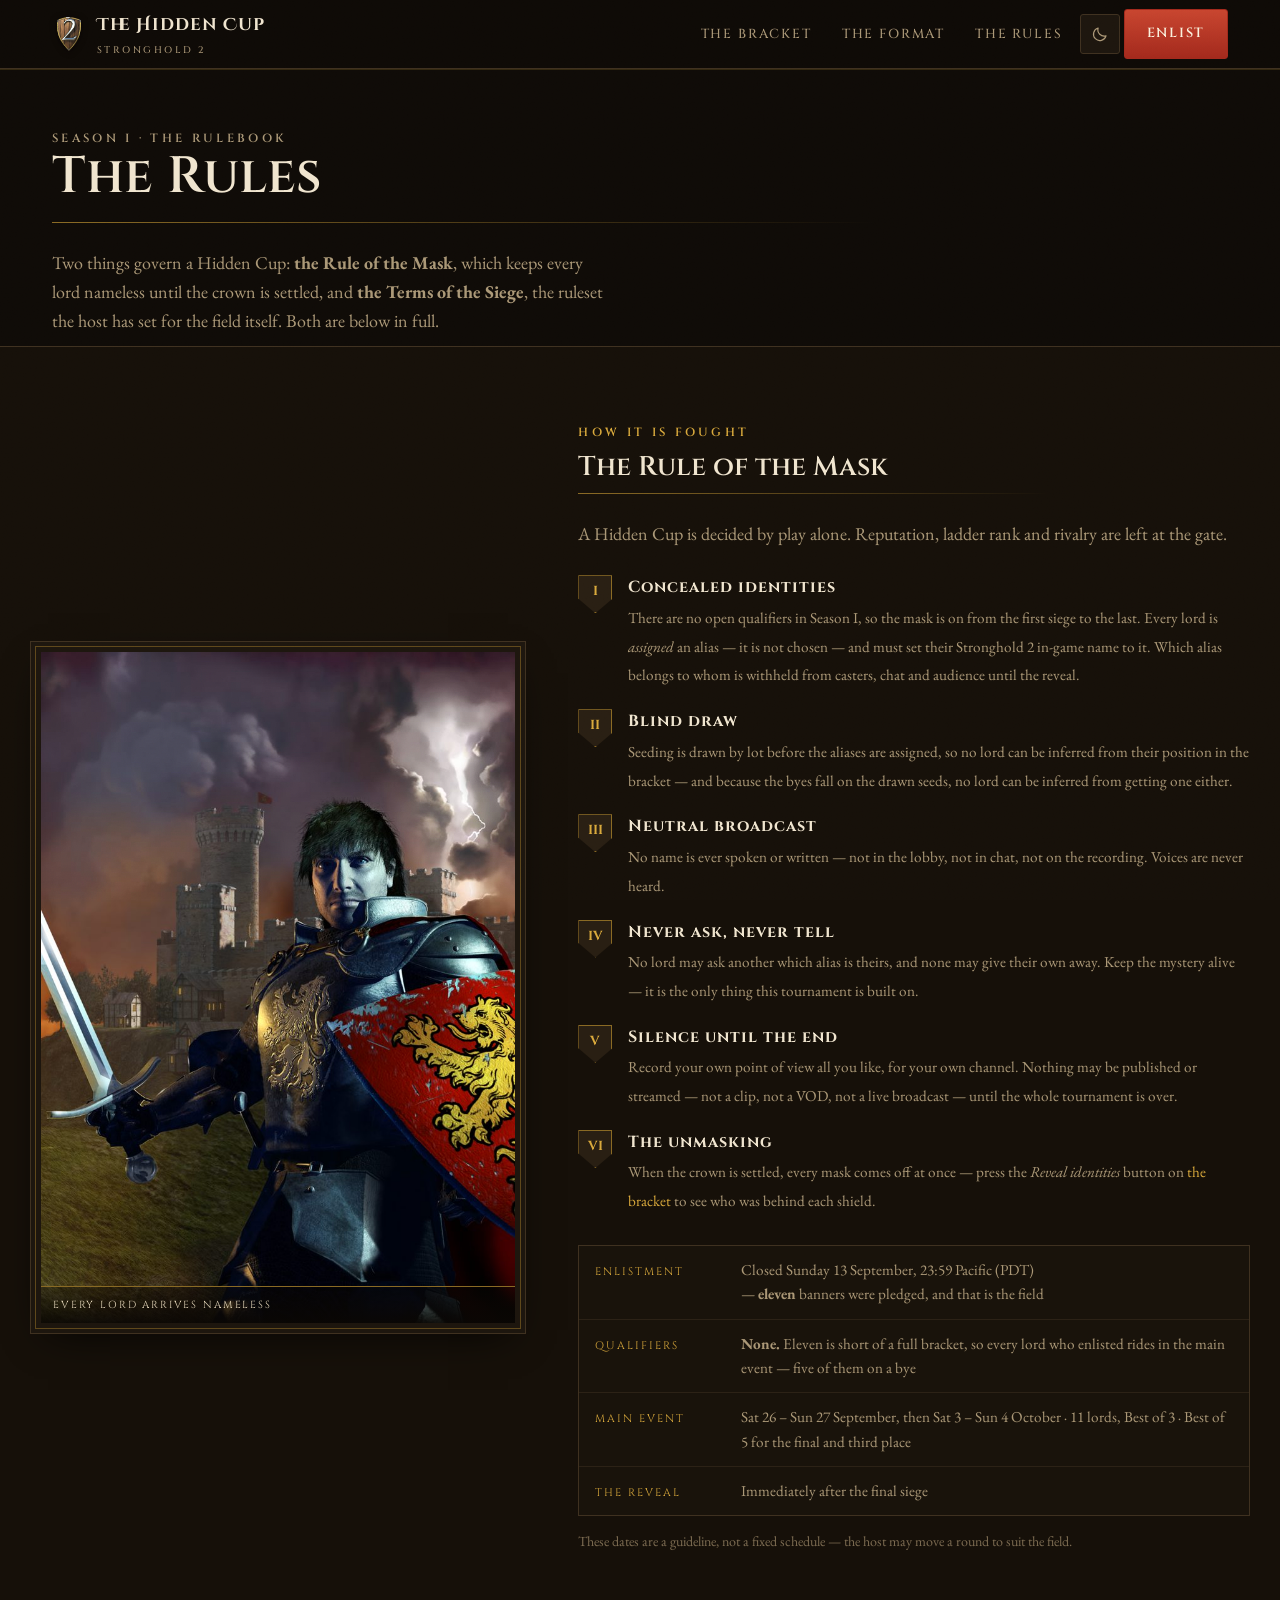
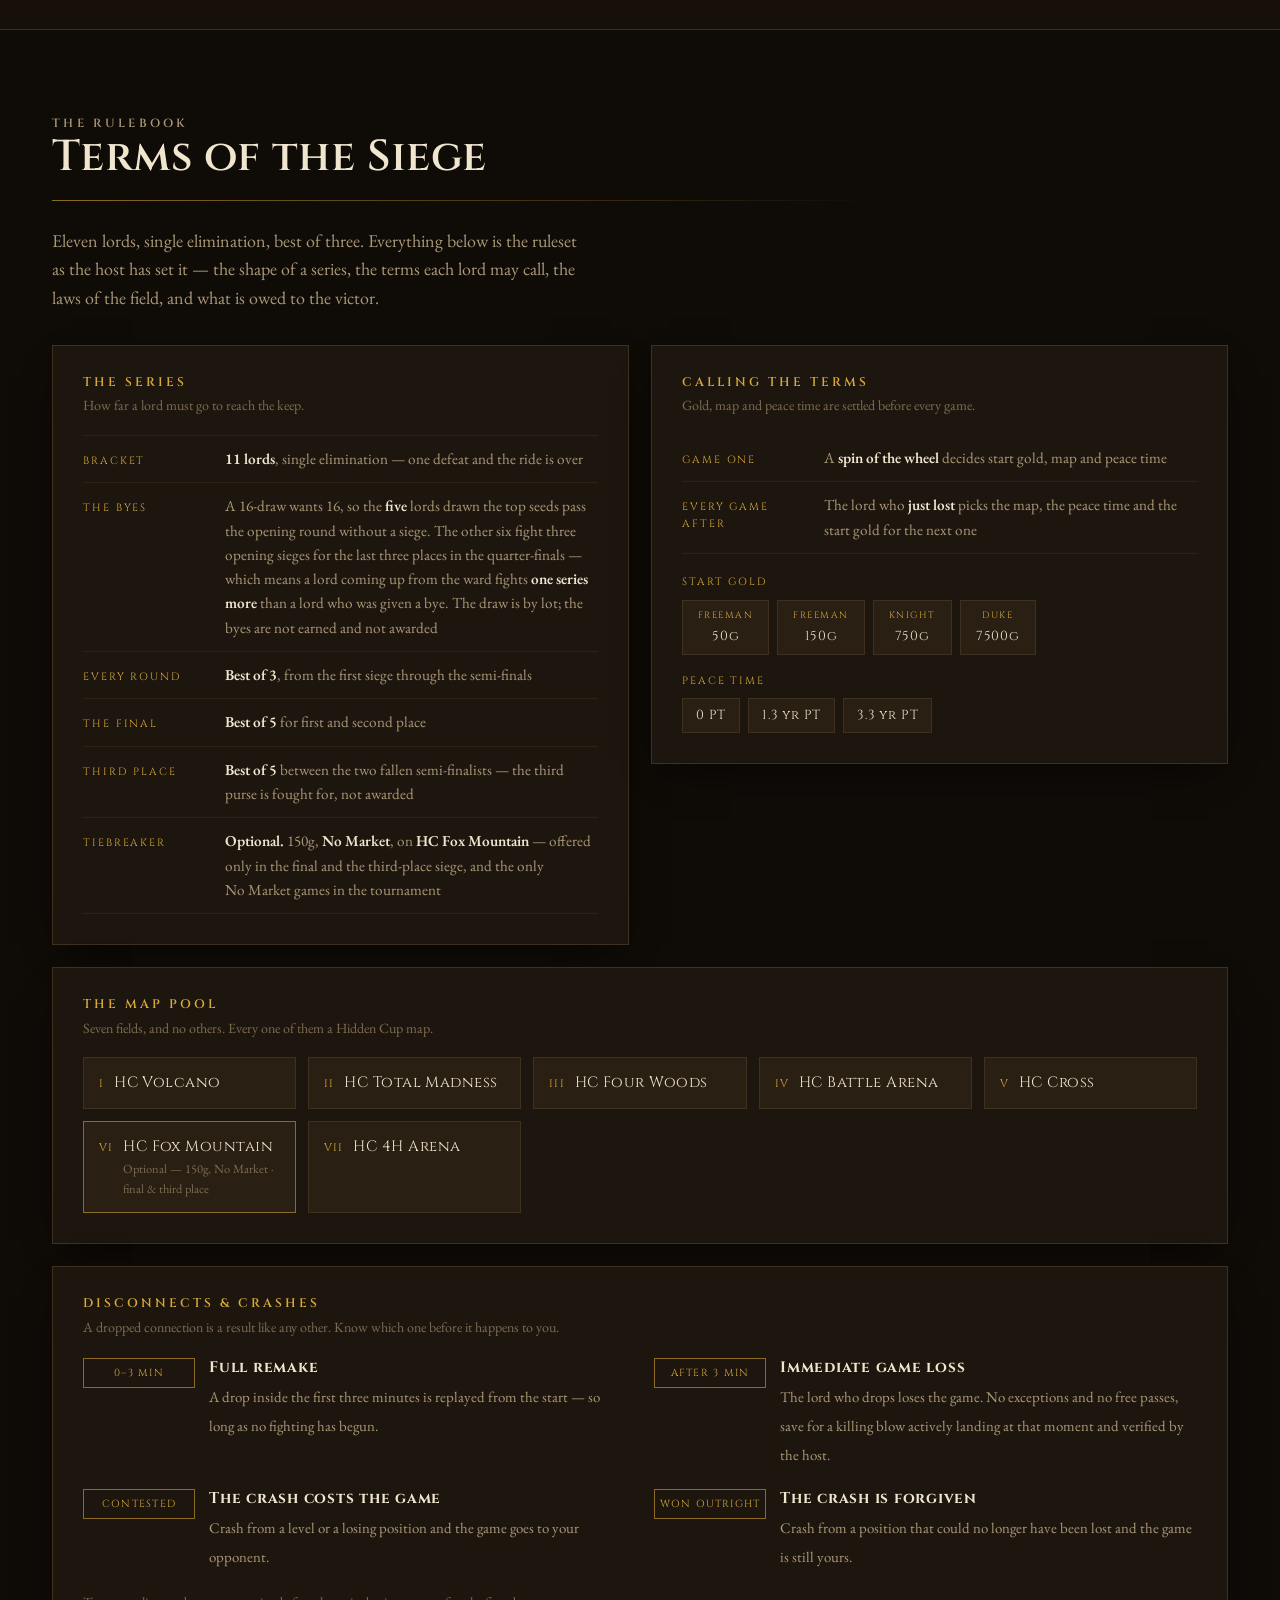
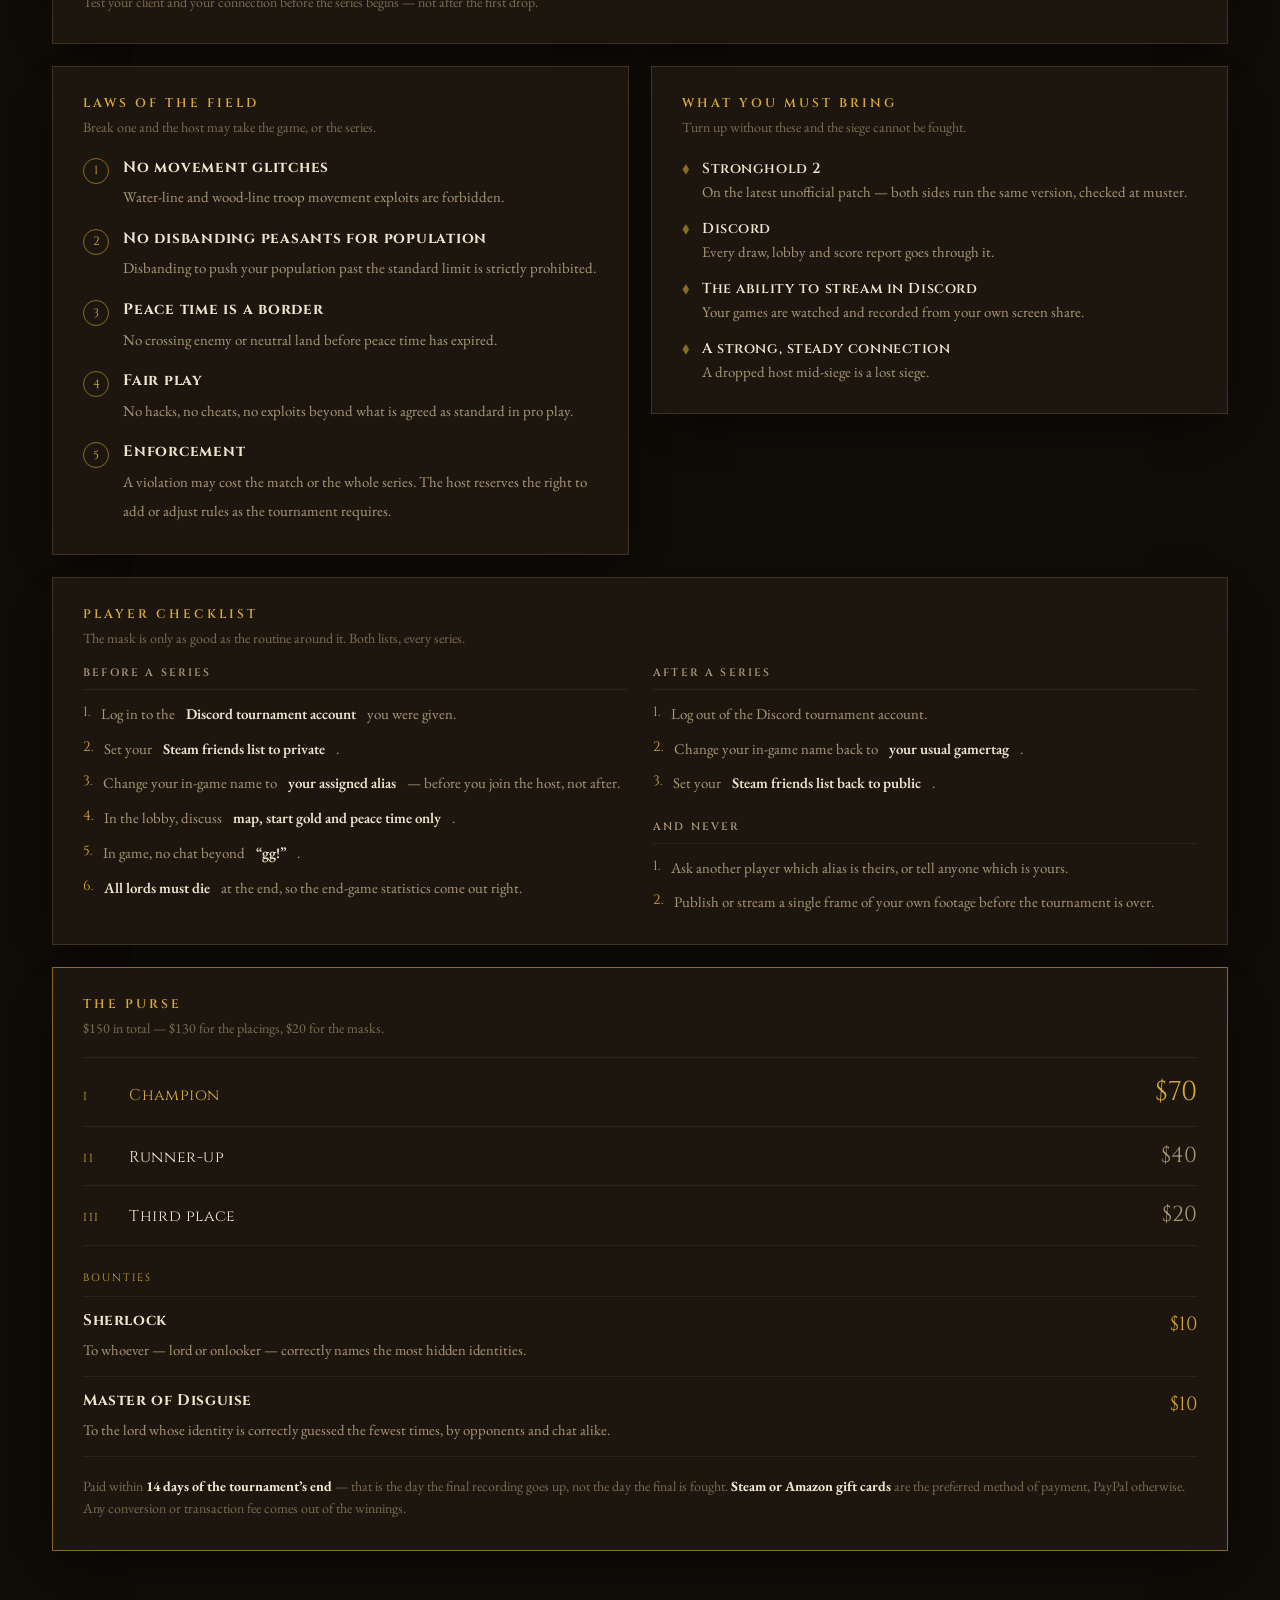
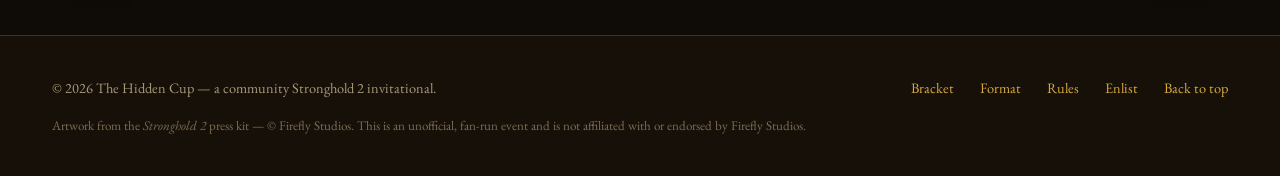
<file: rules.html>
<!DOCTYPE html>
<html lang="en" data-theme="night">
<head>
<meta charset="utf-8">
<meta name="viewport" content="width=device-width, initial-scale=1">
<title>The Rules — The Hidden Cup</title>
<meta name="description" content="The Rule of the Mask and the Terms of the Siege — the full ruleset of The Hidden Cup, a Stronghold 2 1v1 invitational fought behind heraldic aliases.">
<meta property="og:title" content="The Rules — The Hidden Cup">
<meta property="og:description" content="How a Hidden Cup is fought: concealed identities, blind draw, and the full terms of the siege.">
<meta property="og:image" content="assets/knight.jpg">
<link rel="preconnect" href="https://fonts.googleapis.com">
<link rel="preconnect" href="https://fonts.gstatic.com" crossorigin>
<link href="https://fonts.googleapis.com/css2?family=Cinzel+Decorative:wght@700;900&family=Cinzel:wght@400;500;600;700&family=EB+Garamond:ital,wght@0,400;0,500;0,600;1,400&display=swap" rel="stylesheet">
<link rel="icon" type="image/png" href="assets/favicon.png">
<link rel="apple-touch-icon" href="assets/mark.png">
<link rel="stylesheet" href="assets/site.css">
</head>
<body>

<!-- ============================ NAV ============================ -->
<header class="nav">
  <div class="wrap nav__inner">
    <a class="brand" href="index.html#top">
      <span class="brand__mark" aria-hidden="true">
        <img src="assets/mark.png" width="256" height="256" alt="">
      </span>
      <span>
        <span class="brand__txt">The Hidden Cup</span>
        <span class="brand__sub">Stronghold 2</span>
      </span>
    </a>
    <nav class="nav__links">
      <a href="index.html#bracket">The Bracket</a>
      <a href="#format" data-optional>The Format</a>
      <a href="#rules" data-optional>The Rules</a>
      <button class="icon-btn" id="themeToggle" type="button" aria-label="Switch between night and parchment" title="Night / parchment"></button>
      <a class="btn btn--primary" href="index.html#enlist">Enlist</a>
    </nav>
  </div>
</header>

<main id="top">

<!-- ============================ PAGE HEAD ============================ -->
<section class="pagehead">
  <div class="wrap">
    <p class="eyebrow">Season I &middot; The rulebook</p>
    <h1>The Rules</h1>
    <hr class="rule">
    <p>Two things govern a Hidden Cup: <b>the Rule of the Mask</b>, which keeps every lord
      nameless until the crown is settled, and <b>the Terms of the Siege</b>, the ruleset the
      host has set for the field itself. Both are below in full.</p>
  </div>
</section>

<!-- ============================ FORMAT BAND ============================ -->
<section class="band" id="format">
  <div class="wrap band__grid">
    <figure class="band__art" style="margin:0">
      <img src="assets/knight.jpg" width="760" height="1075" loading="lazy"
           alt="An armoured knight with a red lion shield stands before his castle under a storm.">
      <figcaption>Every lord arrives nameless</figcaption>
    </figure>
    <div>
      <p class="eyebrow">How it is fought</p>
      <h2>The Rule of the Mask</h2>
      <hr class="rule">
      <p style="color:var(--muted);margin:0">A Hidden Cup is decided by play alone. Reputation,
        ladder rank and rivalry are left at the gate.</p>
      <ol class="creed">
        <li><span class="num">I</span><div><b>Concealed identities</b>
          <span>There are no open qualifiers in Season&nbsp;I, so the mask is on from the first siege
          to the last. Every lord is <em>assigned</em> an alias &mdash; it is not chosen &mdash; and
          must set their Stronghold&nbsp;2 in-game name to it. Which alias belongs to whom is withheld
          from casters, chat and audience until the reveal.</span></div></li>
        <li><span class="num">II</span><div><b>Blind draw</b>
          <span>Seeding is drawn by lot before the aliases are assigned, so no lord can be inferred
          from their position in the bracket &mdash; and because the byes fall on the drawn seeds,
          no lord can be inferred from getting one either.</span></div></li>
        <li><span class="num">III</span><div><b>Neutral broadcast</b>
          <span>No name is ever spoken or written &mdash; not in the lobby, not in chat, not on the
          recording. Voices are never heard.</span></div></li>
        <li><span class="num">IV</span><div><b>Never ask, never tell</b>
          <span>No lord may ask another which alias is theirs, and none may give their own away.
          Keep the mystery alive &mdash; it is the only thing this tournament is built on.</span></div></li>
        <li><span class="num">V</span><div><b>Silence until the end</b>
          <span>Record your own point of view all you like, for your own channel. Nothing may be
          published or streamed &mdash; not a clip, not a VOD, not a live broadcast &mdash; until the
          whole tournament is over.</span></div></li>
        <li><span class="num">VI</span><div><b>The unmasking</b>
          <span>When the crown is settled, every mask comes off at once &mdash; press the
          <em>Reveal identities</em> button on <a href="index.html#bracket">the bracket</a>
          to see who was behind each shield.</span></div></li>
      </ol>
      <div class="dates">
        <div><span class="k">Enlistment</span><span class="v">Closed Sunday 13 September, 23:59 Pacific (PDT)<br>
          &mdash; <b>eleven</b> banners were pledged, and that is the field</span></div>
        <div><span class="k">Qualifiers</span><span class="v"><b>None.</b> Eleven is short of a full
          bracket, so every lord who enlisted rides in the main event &mdash; five of them on a bye</span></div>
        <div><span class="k">Main event</span><span class="v">Sat 26 &ndash; Sun 27 September, then Sat 3 &ndash; Sun 4 October
          &middot; 11 lords, Best of 3 &middot; Best of 5 for the final and third place</span></div>
        <div><span class="k">The reveal</span><span class="v">Immediately after the final siege</span></div>
      </div>
      <p style="color:var(--faint);font-size:.88rem;margin:14px 0 0">These dates are a guideline,
        not a fixed schedule &mdash; the host may move a round to suit the field.</p>
    </div>
  </div>
</section>

<!-- ============================ RULEBOOK ============================ -->
<section class="section" id="rules">
  <div class="wrap">
    <div class="section__head">
      <p class="eyebrow">The rulebook</p>
      <h2>Terms of the Siege</h2>
      <hr class="rule">
      <p>Eleven lords, single elimination, best of three. Everything below is the ruleset as the
        host has set it &mdash; the shape of a series, the terms each lord may call, the laws of the
        field, and what is owed to the victor.</p>
    </div>

    <div class="rules-grid">

      <article class="card rules-card">
        <h3>The series</h3>
        <p class="sub">How far a lord must go to reach the keep.</p>
        <div class="terms">
          <div><span class="k">Bracket</span><span class="v"><b>11 lords</b>, single elimination &mdash;
            one defeat and the ride is over</span></div>
          <div><span class="k">The byes</span><span class="v">A 16-draw wants 16, so the <b>five</b>
            lords drawn the top seeds pass the opening round without a siege. The other six fight
            three opening sieges for the last three places in the quarter-finals &mdash; which means
            a lord coming up from the ward fights <b>one series more</b> than a lord who was given a
            bye. The draw is by lot; the byes are not earned and not awarded</span></div>
          <div><span class="k">Every round</span><span class="v"><b>Best of 3</b>, from the first
            siege through the semi-finals</span></div>
          <div><span class="k">The final</span><span class="v"><b>Best of 5</b> for first and second
            place</span></div>
          <div><span class="k">Third place</span><span class="v"><b>Best of 5</b> between the two
            fallen semi-finalists &mdash; the third purse is fought for, not awarded</span></div>
          <div><span class="k">Tiebreaker</span><span class="v"><b>Optional.</b> 150g,
            <b>No&nbsp;Market</b>, on <b>HC Fox Mountain</b> &mdash; offered only in the final and the
            third-place siege, and the only No&nbsp;Market games in the tournament</span></div>
        </div>
      </article>

      <article class="card rules-card">
        <h3>Calling the terms</h3>
        <p class="sub">Gold, map and peace time are settled before every game.</p>
        <div class="terms" style="border-top:0;margin-bottom:20px">
          <div><span class="k">Game one</span>
            <span class="v">A <b>spin of the wheel</b> decides start gold, map and peace time</span></div>
          <div><span class="k">Every game after</span>
            <span class="v">The lord who <b>just lost</b> picks the map, the peace time and the
              start gold for the next one</span></div>
        </div>
        <p class="lbl">Start gold</p>
        <ul class="opts opts--rank">
          <li><span class="r">Freeman</span>50g</li>
          <li><span class="r">Freeman</span>150g</li>
          <li><span class="r">Knight</span>750g</li>
          <li><span class="r">Duke</span>7500g</li>
        </ul>
        <p class="lbl">Peace time</p>
        <ul class="opts" style="margin-bottom:0">
          <li>0 PT</li><li>1.3 yr PT</li><li>3.3 yr PT</li>
        </ul>
      </article>

      <article class="card rules-card span-2">
        <h3>The map pool</h3>
        <p class="sub">Seven fields, and no others. Every one of them a Hidden Cup map.</p>
        <ul class="maps">
          <li><span class="n">I</span><span class="m">HC Volcano</span></li>
          <li><span class="n">II</span><span class="m">HC Total Madness</span></li>
          <li><span class="n">III</span><span class="m">HC Four Woods</span></li>
          <li><span class="n">IV</span><span class="m">HC Battle Arena</span></li>
          <li><span class="n">V</span><span class="m">HC Cross</span></li>
          <li class="is-tiebreak"><span class="n">VI</span><span class="m">HC Fox Mountain
            <span class="tb">Optional &mdash; 150g, No Market &middot; final &amp; third place</span></span></li>
          <li><span class="n">VII</span><span class="m">HC 4H Arena</span></li>
        </ul>
      </article>

      <article class="card rules-card span-2">
        <h3>Disconnects &amp; crashes</h3>
        <p class="sub">A dropped connection is a result like any other. Know which one before it
          happens to you.</p>
        <ul class="dc">
          <li><span class="w">0&ndash;3 min</span><div><b>Full remake</b>
            <span>A drop inside the first three minutes is replayed from the start &mdash; so long as
              no fighting has begun.</span></div></li>
          <li><span class="w">After 3 min</span><div><b>Immediate game loss</b>
            <span>The lord who drops loses the game. No exceptions and no free passes, save for a
              killing blow actively landing at that moment and verified by the host.</span></div></li>
          <li><span class="w">Contested</span><div><b>The crash costs the game</b>
            <span>Crash from a level or a losing position and the game goes to your
              opponent.</span></div></li>
          <li><span class="w">Won outright</span><div><b>The crash is forgiven</b>
            <span>Crash from a position that could no longer have been lost and the game is still
              yours.</span></div></li>
        </ul>
        <p class="sub" style="margin:20px 0 0">Test your client and your connection before the series
          begins &mdash; not after the first drop.</p>
      </article>

      <article class="card rules-card">
        <h3>Laws of the field</h3>
        <p class="sub">Break one and the host may take the game, or the series.</p>
        <ol class="laws">
          <li><div><b>No movement glitches</b>
            <span>Water-line and wood-line troop movement exploits are forbidden.</span></div></li>
          <li><div><b>No disbanding peasants for population</b>
            <span>Disbanding to push your population past the standard limit is strictly
              prohibited.</span></div></li>
          <li><div><b>Peace time is a border</b>
            <span>No crossing enemy or neutral land before peace time has expired.</span></div></li>
          <li><div><b>Fair play</b>
            <span>No hacks, no cheats, no exploits beyond what is agreed as standard in pro
              play.</span></div></li>
          <li><div><b>Enforcement</b>
            <span>A violation may cost the match or the whole series. The host reserves the right to
              add or adjust rules as the tournament requires.</span></div></li>
        </ol>
      </article>

      <article class="card rules-card">
        <h3>What you must bring</h3>
        <p class="sub">Turn up without these and the siege cannot be fought.</p>
        <ul class="kit">
          <li><div><b>Stronghold&nbsp;2</b><br>On the latest unofficial patch &mdash; both sides run
            the same version, checked at muster.</div></li>
          <li><div><b>Discord</b><br>Every draw, lobby and score report goes through it.</div></li>
          <li><div><b>The ability to stream in Discord</b><br>Your games are watched and recorded from
            your own screen share.</div></li>
          <li><div><b>A strong, steady connection</b><br>A dropped host mid-siege is a lost siege.</div></li>
        </ul>
      </article>

      <article class="card rules-card span-2">
        <h3>Player checklist</h3>
        <p class="sub">The mask is only as good as the routine around it. Both lists, every series.</p>
        <div class="protocols">
          <div>
            <h4>Before a series</h4>
            <ol class="steps">
              <li>Log in to the <b>Discord tournament account</b> you were given.</li>
              <li>Set your <b>Steam friends list to private</b>.</li>
              <li>Change your in-game name to <b>your assigned alias</b> &mdash; before you join the
                host, not after.</li>
              <li>In the lobby, discuss <b>map, start gold and peace time only</b>.</li>
              <li>In game, no chat beyond <b>&ldquo;gg!&rdquo;</b>.</li>
              <li><b>All lords must die</b> at the end, so the end-game statistics come out
                right.</li>
            </ol>
          </div>
          <div>
            <h4>After a series</h4>
            <ol class="steps">
              <li>Log out of the Discord tournament account.</li>
              <li>Change your in-game name back to <b>your usual gamertag</b>.</li>
              <li>Set your <b>Steam friends list back to public</b>.</li>
            </ol>
            <h4 style="margin-top:26px">And never</h4>
            <ol class="steps">
              <li>Ask another player which alias is theirs, or tell anyone which is yours.</li>
              <li>Publish or stream a single frame of your own footage before the tournament is
                over.</li>
            </ol>
          </div>
        </div>
      </article>

      <article class="card card--gold rules-card span-2">
        <h3>The purse</h3>
        <p class="sub">$150 in total &mdash; $130 for the placings, $20 for the masks.</p>
        <ul class="purse">
          <li class="is-first"><span class="pl">I</span><span class="pn">Champion</span><span class="pv">$70</span></li>
          <li><span class="pl">II</span><span class="pn">Runner-up</span><span class="pv">$40</span></li>
          <li><span class="pl">III</span><span class="pn">Third place</span><span class="pv">$20</span></li>
        </ul>
        <p class="lbl">Bounties</p>
        <ul class="bounty">
          <li><div><b>Sherlock</b>
            <span>To whoever &mdash; lord or onlooker &mdash; correctly names the most hidden
              identities.</span></div><span class="pv">$10</span></li>
          <li><div><b>Master of Disguise</b>
            <span>To the lord whose identity is correctly guessed the fewest times, by opponents and
              chat alike.</span></div><span class="pv">$10</span></li>
        </ul>
        <p class="sub" style="margin:0">Paid within <b style="color:var(--text)">14 days of the
          tournament&rsquo;s end</b> &mdash; that is the day the final recording goes up, not the day
          the final is fought. <b style="color:var(--text)">Steam or Amazon gift cards</b> are the
          preferred method of payment, PayPal otherwise. Any conversion or transaction fee comes out
          of the winnings.</p>
      </article>

    </div>
  </div>
</section>
</main>

<!-- ============================ FOOTER ============================ -->
<footer class="footer">
  <div class="wrap footer__inner">
    <span>&copy; <span id="year"></span> The Hidden Cup &mdash; a community Stronghold&nbsp;2 invitational.</span>
    <span class="sp"></span>
    <a href="index.html#bracket">Bracket</a>
    <a href="#format">Format</a>
    <a href="#rules">Rules</a>
    <a href="index.html#enlist">Enlist</a>
    <a href="#top">Back to top</a>
    <small>Artwork from the <em>Stronghold&nbsp;2</em> press kit &mdash; &copy; Firefly Studios.
      This is an unofficial, fan-run event and is not affiliated with or endorsed by Firefly Studios.</small>
  </div>
</footer>

<script src="assets/theme.js"></script>
</body>
</html>
</file>
<file: assets/site.css>
/* ==============================================================
   1. TOKENS — "night siege" (default) and "parchment" (light)
   ============================================================== */
:root{
  --bg:#0f0b07;
  --bg-soft:#161009;
  --surface:#1d160e;
  --surface-2:#291f13;
  --line:#3f3120;
  --line-soft:#2c2216;
  --text:#f0e5cf;
  --muted:#ab9877;
  --faint:#7d6c52;
  --gold:#d9a93c;
  --gold-soft:#8a6a24;
  --gold-glow:rgba(217,169,60,.16);
  --blood:#a3291c;
  --blood-bright:#c8452f;
  --steel:#93a3b0;
  --shadow:0 14px 40px -18px rgba(0,0,0,.9);
  --radius:6px;
  --f-title:"Cinzel Decorative","Cinzel",Georgia,serif;
  --f-head:"Cinzel",Georgia,"Times New Roman",serif;
  --f-body:"EB Garamond",Georgia,"Times New Roman",serif;
  --maxw:1220px;
  --grain:url("data:image/svg+xml,%3Csvg xmlns='http://www.w3.org/2000/svg' width='160' height='160'%3E%3Cfilter id='n'%3E%3CfeTurbulence type='fractalNoise' baseFrequency='.8' numOctaves='4' stitchTiles='stitch'/%3E%3C/filter%3E%3Crect width='100%25' height='100%25' filter='url(%23n)'/%3E%3C/svg%3E");
}
:root[data-theme="parchment"]{
  --bg:#e3d4b2;
  --bg-soft:#eee0c2;
  --surface:#f4e9d0;
  --surface-2:#e1d0aa;
  --line:#bda37a;
  --line-soft:#d3bf95;
  --text:#2b2014;
  --muted:#68563c;
  --faint:#8b7856;
  --gold:#8a6212;
  --gold-soft:#b8983f;
  --gold-glow:rgba(138,98,18,.12);
  --blood:#8c2418;
  --blood-bright:#a83324;
  --steel:#5b6b78;
  --shadow:0 12px 34px -20px rgba(60,40,15,.75);
}

/* ==============================================================
   2. BASE
   ============================================================== */
*,*::before,*::after{box-sizing:border-box}
html{scroll-behavior:smooth;scroll-padding-top:84px}
body{
  margin:0;background:var(--bg);color:var(--text);
  font-family:var(--f-body);font-size:18px;line-height:1.6;
  -webkit-font-smoothing:antialiased;
}
body::after{ /* film grain over the whole page */
  content:"";position:fixed;inset:0;background-image:var(--grain);
  opacity:.05;mix-blend-mode:overlay;pointer-events:none;z-index:9999;
}
img{max-width:100%;display:block}
h1,h2,h3,h4{font-family:var(--f-head);line-height:1.15;margin:0 0 .4em;font-weight:600}
a{color:var(--gold);text-decoration:none}
a:hover{text-decoration:underline}
button{font:inherit;color:inherit}
:focus-visible{outline:2px solid var(--gold);outline-offset:3px}
.wrap{width:100%;max-width:var(--maxw);margin:0 auto;padding:0 22px}
.section{padding:84px 0;position:relative}
.section__head{margin-bottom:32px}
.eyebrow{
  font-family:var(--f-head);font-size:.74rem;letter-spacing:.28em;
  text-transform:uppercase;color:var(--gold);margin:0 0 10px;font-weight:600;
}
.section__head h2{font-size:clamp(1.9rem,4vw,2.7rem);letter-spacing:.01em}
.section__head p{color:var(--muted);margin:0;max-width:60ch}
.section__head p + p{margin-top:14px}

/* stand-alone page header — used by the rules page, which has no hero */
.pagehead{padding:60px 0 10px}
.pagehead h1{font-size:clamp(2.2rem,5vw,3.2rem);letter-spacing:.01em;margin:0 0 .3em}
.pagehead p{color:var(--muted);margin:0;max-width:62ch}
@media(max-width:900px){.pagehead{padding:44px 0 6px}}
.rule{
  height:1px;border:0;margin:0 0 26px;
  background:linear-gradient(90deg,var(--gold-soft),transparent 70%);
}
.sr-only{position:absolute;width:1px;height:1px;padding:0;margin:-1px;overflow:hidden;clip:rect(0 0 0 0);white-space:nowrap;border:0}

/* ==============================================================
   3. NAV
   ============================================================== */
.nav{
  position:sticky;top:0;z-index:60;
  background:color-mix(in srgb,var(--bg) 90%,transparent);
  backdrop-filter:blur(10px);
  border-bottom:1px solid var(--line);
  box-shadow:0 1px 0 color-mix(in srgb,var(--gold) 18%,transparent);
}
.nav__inner{display:flex;align-items:center;gap:18px;height:68px}
.brand{display:flex;align-items:center;gap:11px;color:var(--text)}
.brand:hover{text-decoration:none}
.brand__mark{width:34px;height:34px;flex:0 0 auto}
.brand__mark img{width:100%;height:100%;object-fit:contain;display:block;
  filter:drop-shadow(0 1px 3px rgba(0,0,0,.55))}
.brand__txt{font-family:var(--f-title);font-weight:700;font-size:1.06rem;letter-spacing:.06em;
  line-height:1;white-space:nowrap}
.brand__sub{display:block;font-family:var(--f-head);font-size:.6rem;letter-spacing:.26em;
  text-transform:uppercase;color:var(--muted);margin-top:4px;font-weight:500}
.nav__links{display:flex;gap:4px;margin-left:auto;align-items:center}
.nav__links a:not(.btn){
  font-family:var(--f-head);color:var(--muted);font-size:.82rem;font-weight:500;
  letter-spacing:.14em;text-transform:uppercase;padding:9px 13px;
}
.nav__links a:not(.btn):hover{color:var(--gold);text-decoration:none}
.nav__links a.btn:hover{text-decoration:none}

.btn{
  display:inline-flex;align-items:center;justify-content:center;gap:9px;
  font-family:var(--f-head);font-weight:600;font-size:.83rem;
  letter-spacing:.13em;text-transform:uppercase;
  padding:13px 22px;border-radius:3px;border:1px solid var(--gold-soft);
  background:linear-gradient(180deg,var(--surface-2),var(--surface));
  color:var(--text);cursor:pointer;position:relative;
  transition:border-color .16s ease,color .16s ease,background .16s ease,box-shadow .16s ease;
}
.btn:hover{border-color:var(--gold);color:var(--gold);box-shadow:0 0 0 1px var(--gold-glow),0 6px 18px -10px var(--gold-glow)}
.btn--primary{
  background:linear-gradient(180deg,var(--blood-bright),var(--blood));
  border-color:var(--blood);color:#fbf1dd;
}
.btn--primary:hover{border-color:var(--gold);color:#fff8e6;filter:brightness(1.1)}
.btn--sm{padding:9px 15px;font-size:.72rem}
.icon-btn{
  width:40px;height:40px;display:grid;place-items:center;border-radius:3px;
  background:var(--surface);border:1px solid var(--line);cursor:pointer;color:var(--muted);
}
.icon-btn:hover{border-color:var(--gold);color:var(--gold)}
.icon-btn svg{width:18px;height:18px}
@media(max-width:900px){.nav__links a[data-optional]{display:none}}
@media(max-width:640px){
  .nav__links a:not(.btn){display:none}
  .brand__sub{display:none}
  .brand__txt{font-size:.9rem;letter-spacing:.03em}
  .nav__inner{gap:12px}
  .btn--sm{padding:8px 12px;letter-spacing:.1em}
  .nav__links .btn{padding:10px 14px;font-size:.74rem;letter-spacing:.1em}
}

/* ==============================================================
   4. HERO
   ============================================================== */
.hero{
  position:relative;overflow:hidden;
  border-bottom:1px solid var(--line);
  background:
    radial-gradient(120% 90% at 15% 0%,color-mix(in srgb,var(--blood) 22%,transparent),transparent 60%),
    radial-gradient(90% 70% at 90% 100%,var(--gold-glow),transparent 65%),
    var(--bg);
}
.hero__inner{
  position:relative;padding:70px 0 76px;
  display:grid;grid-template-columns:1.05fr .95fr;gap:56px;align-items:center;
}
.badge{
  display:inline-flex;align-items:center;gap:10px;padding:7px 15px;
  border:1px solid var(--gold-soft);border-radius:2px;background:color-mix(in srgb,var(--surface) 70%,transparent);
  font-family:var(--f-head);font-size:.7rem;font-weight:600;
  letter-spacing:.22em;text-transform:uppercase;color:var(--gold);
}
.badge .dot{width:6px;height:6px;border-radius:50%;background:var(--blood-bright);
  box-shadow:0 0 0 4px color-mix(in srgb,var(--blood) 28%,transparent)}
.hero h1{
  font-family:var(--f-title);font-weight:900;
  font-size:clamp(2.6rem,6.4vw,4.6rem);letter-spacing:.02em;
  margin:22px 0 6px;line-height:1.02;
  color:var(--text);
  text-shadow:0 2px 0 rgba(0,0,0,.35);
}
:root[data-theme="parchment"] .hero h1{text-shadow:none}
.hero h1 em{
  font-style:normal;display:block;
  background:linear-gradient(180deg,var(--gold),#8f6a1c);
  -webkit-background-clip:text;background-clip:text;color:transparent;
}
.hero__game{
  font-family:var(--f-head);font-size:.9rem;letter-spacing:.3em;text-transform:uppercase;
  color:var(--muted);margin:0 0 22px;
}
.hero p.lead{color:var(--muted);font-size:1.12rem;max-width:52ch;margin:0 0 30px}
.hero p.lead strong{color:var(--text);font-weight:600}
.hero__cta{display:flex;flex-wrap:wrap;gap:14px}

/* framed poster */
.poster{position:relative;padding:12px;background:var(--surface);border:1px solid var(--line);
  box-shadow:var(--shadow)}
.poster::before{
  content:"";position:absolute;inset:5px;border:1px solid var(--gold-soft);
  opacity:.7;pointer-events:none;z-index:2;
}
.poster__img{position:relative;overflow:hidden;background:#0a0806}
.poster__img img{width:100%;height:auto;display:block;filter:saturate(1.05) contrast(1.04)}
.poster__img::after{
  content:"";position:absolute;inset:0;pointer-events:none;
  background:radial-gradient(80% 60% at 50% 40%,transparent,rgba(10,7,4,.62));
}
.poster__cap{
  position:absolute;left:12px;right:12px;bottom:12px;z-index:3;
  padding:12px 14px;background:linear-gradient(0deg,rgba(10,7,4,.94),rgba(10,7,4,.55));
  border-top:1px solid var(--gold-soft);
  display:flex;align-items:center;gap:12px;
}
.poster__cap .vs{
  font-family:var(--f-title);font-weight:900;color:var(--gold);font-size:1.15rem;line-height:1;
}
.poster__cap .txt{font-family:var(--f-head);font-size:.72rem;letter-spacing:.18em;
  text-transform:uppercase;color:#e9dcc2;line-height:1.5}
.corner{position:absolute;width:16px;height:16px;border:1px solid var(--gold);opacity:.85;z-index:3}
.corner--tl{top:-1px;left:-1px;border-right:0;border-bottom:0}
.corner--tr{top:-1px;right:-1px;border-left:0;border-bottom:0}
.corner--bl{bottom:-1px;left:-1px;border-right:0;border-top:0}
.corner--br{bottom:-1px;right:-1px;border-left:0;border-top:0}

.stats{display:grid;grid-template-columns:repeat(4,1fr);gap:0;margin-top:44px;
  border:1px solid var(--line);background:color-mix(in srgb,var(--surface) 60%,transparent)}
.stat{padding:18px 16px;text-align:center;border-right:1px solid var(--line-soft)}
.stat:last-child{border-right:0}
.stat__k{font-family:var(--f-title);font-size:1.5rem;font-weight:700;line-height:1;color:var(--gold)}
.stat__l{font-family:var(--f-head);color:var(--muted);font-size:.66rem;
  text-transform:uppercase;letter-spacing:.2em;margin-top:9px}

/* Waiting on a number that comes over the wire. Sized to the 1.5rem cap
   height of .stat__k so the tile does not jump when the figure lands. */
.spinner{
  display:inline-block;width:18px;height:18px;vertical-align:-2px;
  border:2px solid var(--line);border-top-color:var(--gold);border-radius:50%;
  animation:spin .8s linear infinite;
}
@keyframes spin{to{transform:rotate(360deg)}}
@keyframes spinner-pulse{to{opacity:.25}}
@media(max-width:980px){
  .hero__inner{grid-template-columns:1fr;gap:44px}
  .poster{max-width:440px;margin:0 auto}
}
@media(max-width:560px){
  .stats{grid-template-columns:1fr 1fr}
  .stat:nth-child(2){border-right:0}
  .stat:nth-child(1),.stat:nth-child(2){border-bottom:1px solid var(--line-soft)}
}

/* ==============================================================
   5. BRACKET
   ============================================================== */
.bracket-toolbar{display:flex;flex-wrap:wrap;align-items:center;gap:12px;margin-bottom:20px}
.legend{display:flex;gap:18px;flex-wrap:wrap;margin-left:auto;
  font-family:var(--f-head);font-size:.7rem;letter-spacing:.12em;text-transform:uppercase;color:var(--muted)}
.legend span{display:inline-flex;align-items:center;gap:8px}
.swatch{width:10px;height:10px;background:var(--line);
  clip-path:polygon(0 0,100% 0,100% 62%,50% 100%,0 62%)}
.swatch--win{background:var(--gold)}
.swatch--bye{background:color-mix(in srgb,var(--gold) 34%,transparent)}

.reveal-btn.is-on{border-color:var(--gold);color:var(--gold);background:var(--surface-2)}

.bracket-scroll{overflow-x:auto;overflow-y:hidden;padding:6px 4px 20px;
  scrollbar-width:thin;scrollbar-color:var(--gold-soft) transparent;-webkit-overflow-scrolling:touch}
.bracket-scroll::-webkit-scrollbar{height:10px}
.bracket-scroll::-webkit-scrollbar-thumb{background:var(--gold-soft);border-radius:0}
.bracket-canvas{position:relative;min-width:max-content}
.links{position:absolute;inset:0;width:100%;height:100%;pointer-events:none;overflow:visible}
.links path{fill:none;stroke:var(--line);stroke-width:2}
.links path.is-champ{stroke:var(--gold);stroke-width:2.5;opacity:.9}

.rounds{display:flex;gap:36px;position:relative;z-index:1}
.round{display:flex;flex-direction:column;flex:0 0 272px;width:272px}
.round__title{text-align:center;padding-bottom:16px;margin-bottom:10px;
  border-bottom:1px solid var(--line);position:relative}
.round__title::after{content:"";position:absolute;left:50%;bottom:-4px;transform:translateX(-50%) rotate(45deg);
  width:7px;height:7px;background:var(--gold);border:1px solid var(--bg)}
.round__title b{display:block;font-family:var(--f-head);font-size:.86rem;font-weight:600;
  letter-spacing:.22em;text-transform:uppercase;color:var(--text)}
.round__title i{display:block;font-style:normal;font-family:var(--f-body);
  font-size:.82rem;color:var(--faint);margin-top:3px;letter-spacing:.04em}
.round__body{flex:1;display:flex;flex-direction:column;justify-content:space-around;gap:18px}

.match{
  background:linear-gradient(180deg,var(--surface),color-mix(in srgb,var(--surface) 85%,#000));
  border:1px solid var(--line);box-shadow:var(--shadow);position:relative;
  transition:border-color .16s ease,transform .16s ease,box-shadow .16s ease;
}
:root[data-theme="parchment"] .match{
  background:linear-gradient(180deg,var(--surface),color-mix(in srgb,var(--surface) 90%,#8a6212));
}
.match.is-playable{cursor:pointer}
.match.is-playable:hover,.match.is-playable:focus-visible{
  border-color:var(--gold);transform:translateY(-2px);
  box-shadow:var(--shadow),0 0 0 1px var(--gold-glow);
}
.match__meta{
  display:flex;align-items:center;justify-content:space-between;gap:8px;
  padding:9px 13px;background:var(--surface-2);border-bottom:1px solid var(--line);
  font-family:var(--f-head);font-size:.66rem;letter-spacing:.2em;
  text-transform:uppercase;color:var(--faint);font-weight:600;
}
.pill{display:inline-flex;align-items:center;gap:6px;padding:2px 8px;
  border:1px solid var(--line);font-size:.6rem;letter-spacing:.16em;color:var(--muted)}
.pill--done{border-color:var(--gold-soft);color:var(--gold)}

.combatant{display:flex;align-items:center;gap:11px;padding:12px 13px;
  border-bottom:1px solid var(--line-soft);position:relative}
.combatant:last-of-type{border-bottom:0}
.combatant.is-winner{background:color-mix(in srgb,var(--gold) 9%,transparent)}
.combatant.is-winner::before{content:"";position:absolute;left:0;top:0;bottom:0;width:3px;background:var(--gold)}
.combatant.is-loser{opacity:.52}
.sigil{
  flex:0 0 auto;width:22px;height:25px;display:grid;place-items:center;
  background:var(--surface-2);border:1px solid var(--line);color:var(--faint);
  font-family:var(--f-head);font-size:.66rem;font-weight:700;padding-bottom:3px;
  clip-path:polygon(0 0,100% 0,100% 62%,50% 100%,0 62%);
}
.combatant.is-winner .sigil{background:var(--gold);border-color:var(--gold);color:#1d160e}
.who{flex:1;min-width:0}
.who__name{display:block;font-size:.98rem;line-height:1.25;
  white-space:nowrap;overflow:hidden;text-overflow:ellipsis}
.who__name.masked{font-family:var(--f-head);font-size:.9rem;letter-spacing:.03em;color:var(--text)}
.who__name.tbd{color:var(--faint);font-style:italic}
.combatant.is-winner .who__name{font-weight:600;color:var(--gold)}
.who__sub{display:block;font-family:var(--f-head);font-size:.62rem;letter-spacing:.14em;
  text-transform:uppercase;color:var(--faint);margin-top:2px;
  white-space:nowrap;overflow:hidden;text-overflow:ellipsis}
.score{font-family:var(--f-title);font-weight:700;font-size:1.12rem;
  min-width:24px;text-align:right;color:var(--muted)}
.combatant.is-winner .score{color:var(--gold)}

.match__foot{display:flex;align-items:center;gap:8px;padding:10px 13px;
  border-top:1px solid var(--line);background:color-mix(in srgb,var(--surface-2) 55%,transparent);
  font-family:var(--f-head);font-size:.66rem;letter-spacing:.16em;
  text-transform:uppercase;color:var(--faint)}
.match__foot .watch{margin-left:auto;display:inline-flex;align-items:center;gap:7px;
  background:transparent;border:1px solid var(--gold-soft);color:var(--gold);
  padding:5px 11px;font-family:var(--f-head);font-size:.64rem;letter-spacing:.14em;
  text-transform:uppercase;font-weight:600;cursor:pointer}
.match.is-playable:hover .watch{background:var(--gold);border-color:var(--gold);color:#1d160e}
.match__foot .none{margin-left:auto;color:var(--faint)}

/* bye — a short field means five lords pass the ward without a siege.
   Dashed and unfilled, so the eye reads an open gate rather than a victory. */
.match--bye{background:none;box-shadow:none;border-style:dashed;
  border-color:color-mix(in srgb,var(--line) 78%,transparent)}
:root[data-theme="parchment"] .match--bye{background:none}
.match--bye .match__meta,.match--bye .match__foot{background:none}
.match--bye .match__meta{border-bottom-style:dashed}
.match--bye .match__foot{border-top-style:dashed}
.match--bye .combatant{border-bottom:0}
.match--bye .who__name{color:var(--muted)}
.match--bye .sigil{background:none;border-style:dashed}
.pill--bye{border-style:dashed;color:var(--faint)}

/* champion */
.champ-card{
  align-self:center;margin:auto 0;text-align:center;padding:30px 24px;position:relative;
  background:
    radial-gradient(110% 80% at 50% 0%,color-mix(in srgb,var(--gold) 16%,transparent),transparent 70%),
    var(--surface);
  border:1px solid var(--gold-soft);box-shadow:var(--shadow);
}
.champ-card .crown{display:flex;justify-content:center;color:var(--gold);line-height:0}
.champ-card .crown svg{width:52px;height:52px}
.champ-card .label{font-family:var(--f-head);font-size:.64rem;letter-spacing:.28em;
  text-transform:uppercase;color:var(--gold);font-weight:600;margin:14px 0 6px}
.champ-card .name{font-family:var(--f-title);font-size:1.24rem;font-weight:700;line-height:1.25}
.champ-card .sub{font-family:var(--f-head);color:var(--muted);font-size:.68rem;
  letter-spacing:.16em;text-transform:uppercase;margin-top:8px}
.scroll-hint{display:none;font-family:var(--f-head);font-size:.7rem;letter-spacing:.16em;
  text-transform:uppercase;color:var(--faint);margin:-8px 0 10px}
@media(max-width:900px){.scroll-hint{display:block}}

/* ==============================================================
   6. IMAGE BANDS (format / enlist)
   ============================================================== */
.band{position:relative;border-top:1px solid var(--line);border-bottom:1px solid var(--line);
  background:var(--bg-soft);overflow:hidden}
.band__grid{display:grid;grid-template-columns:.85fr 1.15fr;gap:52px;align-items:center;
  padding:76px 0;position:relative;z-index:2}
.band--flip .band__grid{grid-template-columns:1.15fr .85fr}
.band--flip .band__art{order:2}
.band__art{position:relative;padding:10px;background:var(--surface);border:1px solid var(--line);
  box-shadow:var(--shadow)}
.band__art::before{content:"";position:absolute;inset:4px;border:1px solid var(--gold-soft);opacity:.6;z-index:2;pointer-events:none}
.band__art img{width:100%;height:auto;filter:saturate(1.03)}
.band__art figcaption{
  position:absolute;left:10px;right:10px;bottom:10px;z-index:3;padding:10px 12px;
  background:linear-gradient(0deg,rgba(10,7,4,.94),rgba(10,7,4,.4));
  font-family:var(--f-head);font-size:.64rem;letter-spacing:.18em;text-transform:uppercase;
  color:#e5d7bb;border-top:1px solid var(--gold-soft);
}
@media(max-width:900px){
  .band__grid,.band--flip .band__grid{grid-template-columns:1fr;gap:36px;padding:56px 0}
  .band--flip .band__art{order:0}
  .band__art{max-width:400px}
}

.creed{list-style:none;margin:26px 0 0;padding:0;display:grid;gap:20px}
.creed li{display:flex;gap:16px;align-items:flex-start}
.creed .num{
  flex:0 0 auto;width:34px;height:38px;display:grid;place-items:center;padding-bottom:5px;
  background:var(--surface-2);border:1px solid var(--gold-soft);color:var(--gold);
  font-family:var(--f-head);font-weight:700;font-size:.82rem;
  clip-path:polygon(0 0,100% 0,100% 62%,50% 100%,0 62%);
}
.creed b{display:block;font-family:var(--f-head);font-size:1rem;letter-spacing:.06em;margin-bottom:2px}
.creed span{color:var(--muted);font-size:.95rem}

.dates{margin-top:30px;border:1px solid var(--line);background:color-mix(in srgb,var(--surface) 55%,transparent)}
.dates div{display:flex;gap:14px;align-items:baseline;padding:12px 16px;border-bottom:1px solid var(--line-soft)}
.dates div:last-child{border-bottom:0}
.dates dt,.dates .k{flex:0 0 132px;font-family:var(--f-head);font-size:.68rem;
  letter-spacing:.18em;text-transform:uppercase;color:var(--gold)}
.dates .v{color:var(--muted);font-size:.95rem}
@media(max-width:520px){.dates div{flex-direction:column;gap:2px}.dates .k{flex:none}}

/* ==============================================================
   6b. THE RULEBOOK
   ============================================================== */
.rules-grid{display:grid;grid-template-columns:1fr 1fr;gap:22px;align-items:start}
.rules-grid > .span-2{grid-column:1/-1}
@media(max-width:900px){.rules-grid{grid-template-columns:1fr}}
.rules-card{padding:26px 28px}
.rules-card h3{
  font-size:.78rem;letter-spacing:.24em;text-transform:uppercase;
  color:var(--gold);margin:0 0 4px;font-weight:600;
}
.rules-card .sub{color:var(--faint);font-size:.88rem;margin:0 0 18px}
.rules-card .lbl{
  font-family:var(--f-head);font-size:.66rem;letter-spacing:.18em;text-transform:uppercase;
  color:var(--gold);margin:0 0 9px;
}
.rules-card > :last-child{margin-bottom:0}

/* key -> value rows, same shape as .dates but sitting on a card */
.terms{display:grid;gap:0;border-top:1px solid var(--line-soft)}
.terms div{display:flex;gap:14px;align-items:baseline;padding:11px 0;border-bottom:1px solid var(--line-soft)}
.terms .k{flex:0 0 128px;font-family:var(--f-head);font-size:.66rem;
  letter-spacing:.18em;text-transform:uppercase;color:var(--gold)}
.terms .v{color:var(--muted);font-size:.95rem}
.terms .v b{color:var(--text);font-weight:600}
@media(max-width:520px){.terms div{flex-direction:column;gap:2px}.terms .k{flex:none}}

/* gold / peace-time chips */
.opts{display:flex;flex-wrap:wrap;gap:8px;margin:0 0 18px;padding:0;list-style:none}
.opts li{
  font-family:var(--f-head);font-size:.82rem;letter-spacing:.06em;
  padding:6px 13px;color:var(--text);
  background:var(--surface-2);border:1px solid var(--line);
}
.opts--rank li{padding:7px 15px;text-align:center}
.opts--rank .r{
  display:block;font-size:.58rem;letter-spacing:.16em;text-transform:uppercase;
  color:var(--gold);margin-bottom:3px;
}

/* the map pool */
.maps{display:grid;grid-template-columns:repeat(auto-fit,minmax(178px,1fr));gap:12px;margin:0;padding:0;list-style:none}
.maps li{
  display:flex;align-items:baseline;gap:10px;
  padding:13px 15px;background:var(--surface-2);border:1px solid var(--line);
}
.maps li.is-tiebreak{border-color:var(--gold-soft)}
.maps .n{font-family:var(--f-head);font-size:.68rem;color:var(--gold);letter-spacing:.1em;flex:0 0 auto}
.maps .m{font-family:var(--f-head);font-size:.94rem;letter-spacing:.03em}
.maps .tb{display:block;font-family:var(--f-body);font-size:.78rem;color:var(--faint);letter-spacing:0}

/* numbered laws of the field */
.laws{list-style:none;counter-reset:law;margin:0;padding:0;display:grid;gap:16px}
.laws li{display:flex;gap:14px;align-items:flex-start;counter-increment:law}
.laws li::before{
  content:counter(law);flex:0 0 auto;width:26px;height:26px;display:grid;place-items:center;
  border:1px solid var(--gold-soft);color:var(--gold);border-radius:50%;
  font-family:var(--f-head);font-size:.76rem;margin-top:2px;
}
.laws b{display:block;font-family:var(--f-head);font-size:.95rem;letter-spacing:.05em;margin-bottom:2px}
.laws span{color:var(--muted);font-size:.93rem}

/* disconnect & crash policy */
.dc{list-style:none;margin:0;padding:0;display:grid;grid-template-columns:1fr 1fr;gap:18px 28px}
@media(max-width:700px){.dc{grid-template-columns:1fr}}
.dc li{display:flex;gap:14px;align-items:flex-start}
.dc .w{
  flex:0 0 112px;font-family:var(--f-head);font-size:.64rem;letter-spacing:.12em;
  text-transform:uppercase;color:var(--gold);border:1px solid var(--gold-soft);
  padding:6px 0;text-align:center;margin-top:2px;
}
.dc b{display:block;font-family:var(--f-head);font-size:.95rem;letter-spacing:.05em;margin-bottom:2px}
.dc div span{color:var(--muted);font-size:.93rem}

/* the two series protocols */
.protocols{display:grid;grid-template-columns:1fr 1fr;gap:26px}
@media(max-width:700px){.protocols{grid-template-columns:1fr}}
.protocols h4{
  font-family:var(--f-head);font-size:.68rem;letter-spacing:.2em;text-transform:uppercase;
  color:var(--muted);margin:0 0 12px;padding-bottom:9px;border-bottom:1px solid var(--line-soft);
}
.steps{list-style:none;margin:0;padding:0;display:grid;gap:11px;counter-reset:step}
.steps li{display:flex;gap:11px;color:var(--muted);font-size:.93rem;counter-increment:step}
.steps li::before{
  content:counter(step) ".";flex:0 0 auto;color:var(--gold);
  font-family:var(--f-head);font-size:.85rem;
}
.steps b{color:var(--text);font-weight:600}

/* what a lord must bring */
.kit{list-style:none;margin:0;padding:0;display:grid;gap:12px}
.kit li{display:flex;gap:12px;align-items:flex-start;color:var(--muted);font-size:.93rem}
.kit li::before{content:"\25C6";flex:0 0 auto;color:var(--gold-soft);font-size:.7rem;line-height:2.2}
.kit b{color:var(--text);font-weight:600;font-family:var(--f-head);font-size:.9rem;letter-spacing:.04em}

/* the purse */
.purse{list-style:none;margin:0 0 16px;padding:0;border-top:1px solid var(--line-soft)}
.purse li{display:flex;align-items:baseline;gap:14px;padding:12px 0;border-bottom:1px solid var(--line-soft)}
.purse .pl{flex:0 0 auto;width:32px;font-family:var(--f-head);font-size:.72rem;letter-spacing:.14em;color:var(--gold)}
.purse .pn{flex:1;font-family:var(--f-head);font-size:.98rem;letter-spacing:.04em}
.purse .pv{font-family:var(--f-head);font-size:1.35rem;color:var(--muted)}
.purse li.is-first .pn{color:var(--gold)}
.purse li.is-first .pv{font-size:1.7rem;color:var(--gold)}
.rules-card .purse + .lbl{margin-top:24px}
.bounty{list-style:none;margin:0 0 18px;padding:0;border-top:1px solid var(--line-soft)}
.bounty li{display:flex;align-items:flex-start;gap:16px;padding:12px 0;border-bottom:1px solid var(--line-soft)}
.bounty b{display:block;font-family:var(--f-head);font-size:.95rem;letter-spacing:.04em;margin-bottom:2px}
.bounty div span{color:var(--muted);font-size:.92rem}
.bounty .pv{flex:0 0 auto;margin-left:auto;font-family:var(--f-head);font-size:1.2rem;color:var(--gold)}

/* ==============================================================
   7. MODAL
   ============================================================== */
dialog#videoModal{border:0;padding:0;background:transparent;color:var(--text);
  width:min(960px,94vw);max-width:none}
dialog#videoModal::backdrop{background:rgba(8,5,3,.86);backdrop-filter:blur(4px)}
.modal{background:var(--surface);border:1px solid var(--gold-soft);box-shadow:0 40px 90px -34px #000;position:relative}
.modal__head{display:flex;align-items:flex-start;gap:16px;padding:20px 22px;
  border-bottom:1px solid var(--line);background:var(--surface-2)}
.modal__head h3{margin:0;font-family:var(--f-title);font-size:1.05rem;font-weight:700;line-height:1.3}
.modal__head .meta{font-family:var(--f-head);color:var(--muted);font-size:.68rem;
  letter-spacing:.18em;text-transform:uppercase;margin-top:7px}
.modal__close{margin-left:auto;flex:0 0 auto;width:36px;height:36px;
  background:transparent;border:1px solid var(--line);cursor:pointer;color:var(--muted);
  display:grid;place-items:center}
.modal__close:hover{border-color:var(--blood-bright);color:var(--blood-bright)}
.modal__close svg{width:15px;height:15px}
.video-frame{position:relative;aspect-ratio:16/9;background:#000;width:100%}
.video-frame iframe{position:absolute;inset:0;width:100%;height:100%;border:0}
.video-fallback{position:absolute;inset:0;display:grid;place-content:center;gap:16px;
  justify-items:center;text-align:center;padding:26px;background:var(--surface-2)}
.modal__score{display:flex;align-items:center;justify-content:center;gap:22px;flex-wrap:wrap;
  padding:18px 22px;border-top:1px solid var(--line)}
.modal__side{display:flex;align-items:center;gap:11px}
.modal__side .nm{font-family:var(--f-head);font-size:1rem}
.modal__side .al{display:block;font-size:.7rem;letter-spacing:.14em;text-transform:uppercase;color:var(--faint)}
.modal__side.win .nm{color:var(--gold);font-weight:600}
.modal__side .s{font-family:var(--f-title);font-size:1.5rem;font-weight:700}
.modal__vs{font-family:var(--f-head);color:var(--faint);font-size:.66rem;letter-spacing:.24em;text-transform:uppercase}
.modal__foot{padding:0 22px 20px;display:flex;gap:12px;flex-wrap:wrap;justify-content:center;align-items:center}
.modal__note{font-size:.85rem;color:var(--faint);text-align:center;width:100%;margin:0}

/* ==============================================================
   8. ENLIST FORM
   ============================================================== */
.enlist-grid{display:grid;grid-template-columns:1.2fr .8fr;gap:30px;align-items:start}
@media(max-width:900px){.enlist-grid{grid-template-columns:1fr}}
.card{background:var(--surface);border:1px solid var(--line);padding:30px;box-shadow:var(--shadow);position:relative}
.card--gold{border-color:var(--gold-soft)}
.form-grid{display:grid;grid-template-columns:1fr 1fr;gap:18px}
@media(max-width:620px){.form-grid{grid-template-columns:1fr}}
.field{display:flex;flex-direction:column;gap:7px}
.field--full{grid-column:1/-1}
.field label{font-family:var(--f-head);font-size:.7rem;letter-spacing:.16em;
  text-transform:uppercase;color:var(--muted);font-weight:600}
.field label .req{color:var(--blood-bright)}
.field label .opt{letter-spacing:.08em;text-transform:none;font-weight:400;color:var(--faint)}
.field .hint{font-size:.82rem;color:var(--faint);margin:0}
.field input,.field select,.field textarea{
  width:100%;padding:12px 14px;border-radius:2px;
  background:var(--bg-soft);border:1px solid var(--line);color:var(--text);
  font-family:var(--f-body);font-size:1rem;
  transition:border-color .15s ease,box-shadow .15s ease;
}
.field textarea{resize:vertical;min-height:92px}
.field input::placeholder,.field textarea::placeholder{color:var(--faint)}
.field input:focus,.field select:focus,.field textarea:focus{
  outline:0;border-color:var(--gold);box-shadow:0 0 0 3px var(--gold-glow)}
.field.has-error input,.field.has-error select{border-color:var(--blood-bright)}
.err{color:var(--blood-bright);font-size:.84rem;margin:0}
.err:not(:empty){margin-top:5px}
.check{grid-column:1/-1;display:flex;gap:12px;align-items:flex-start;font-size:.95rem;color:var(--muted)}
.check input{width:18px;height:18px;margin-top:4px;accent-color:var(--blood);flex:0 0 auto}
.form-actions{grid-column:1/-1;display:flex;gap:14px;align-items:center;flex-wrap:wrap;margin-top:6px}
.form-note{font-size:.85rem;color:var(--faint)}

/* --- notices: bracket showcase, patch requirement --- */
.notice{
  display:flex;gap:16px;align-items:flex-start;
  padding:15px 18px;margin:0 0 24px;
  background:var(--surface);border:1px solid var(--line);
  border-left:3px solid var(--gold);box-shadow:var(--shadow);
}
.notice__tag{
  font-family:var(--f-head);font-size:.6rem;letter-spacing:.24em;text-transform:uppercase;
  color:var(--gold);border:1px solid var(--gold-soft);padding:4px 10px;
  white-space:nowrap;flex:0 0 auto;margin-top:3px;
}
.notice p{margin:0;color:var(--muted);font-size:.95rem;max-width:80ch}
.notice p + p{margin-top:8px}
.notice p b,.notice p strong{color:var(--text);font-weight:600}
.hp{position:absolute;left:-9999px;width:1px;height:1px;overflow:hidden}

.pledged{text-align:center;padding:14px 6px 6px}
.pledged[hidden],#enlistForm[hidden]{display:none}
.pledged__mark{
  width:52px;height:52px;margin:0 auto 16px;display:grid;place-items:center;
  border:1px solid var(--gold-soft);border-radius:50%;
  color:var(--gold);font-size:1.5rem;line-height:1;
  box-shadow:0 0 0 1px var(--gold-glow),0 8px 24px -14px var(--gold-glow);
}
.pledged h4{font-family:var(--f-title);font-size:1.2rem;font-weight:700;margin:0 0 12px}
.pledged p{color:var(--muted);margin:0 auto 12px;max-width:52ch;font-size:.97rem}
.pledged p b{color:var(--text);font-weight:600}
.pledged__note{font-size:.88rem !important;color:var(--faint) !important}
.pledged .btn{margin-top:6px}

.notice[hidden]{display:none}   /* author display:flex would beat the UA [hidden] rule */
.notice--patch{border-left-color:var(--blood-bright)}
.notice--patch .notice__tag{color:var(--blood-bright);border-color:var(--blood)}
.notice code{font-family:ui-monospace,SFMono-Regular,Menlo,monospace;font-size:.85em;
  background:var(--bg-soft);border:1px solid var(--line-soft);padding:1px 5px}
@media(max-width:640px){.notice{flex-direction:column;gap:11px}}

.muster{margin-top:26px;border-top:1px solid var(--line);padding-top:22px}
.muster__head{display:flex;align-items:center;gap:12px;margin-bottom:14px}
.muster__head h4{margin:0;font-family:var(--f-head);font-size:.76rem;
  letter-spacing:.2em;text-transform:uppercase;color:var(--muted)}
.muster__count{border:1px solid var(--gold-soft);color:var(--gold);
  padding:1px 10px;font-family:var(--f-head);font-size:.7rem}
.muster ul{list-style:none;margin:0;padding:0;display:grid;gap:9px;max-height:280px;overflow:auto}
.muster li{display:flex;align-items:center;gap:12px;padding:11px 14px;
  background:var(--bg-soft);border:1px solid var(--line-soft);font-size:.94rem}
.muster li .t{font-family:var(--f-head);font-size:.9rem;flex:1;min-width:0;
  overflow:hidden;text-overflow:ellipsis;white-space:nowrap}
.muster li .t em{font-style:italic;color:var(--gold);font-family:var(--f-body)}
.muster li .r{font-family:var(--f-head);color:var(--faint);font-size:.64rem;
  letter-spacing:.14em;text-transform:uppercase}
.muster li button{background:transparent;border:0;color:var(--faint);cursor:pointer;
  padding:2px 4px;line-height:1;font-size:1rem}
.muster li button:hover{color:var(--blood-bright)}
.muster .empty{color:var(--faint);font-style:italic;padding:16px;text-align:center;
  border:1px dashed var(--line);background:transparent}

/* toast */
.toast{position:fixed;left:50%;bottom:28px;transform:translate(-50%,16px);
  opacity:0;pointer-events:none;visibility:hidden;
  background:var(--surface);border:1px solid var(--gold);color:var(--text);
  padding:15px 24px;box-shadow:var(--shadow);z-index:200;
  display:flex;align-items:center;gap:12px;font-size:.98rem;max-width:92vw;
  transition:transform .32s cubic-bezier(.2,.9,.3,1.2),opacity .24s ease,visibility .24s}
.toast.show{transform:translate(-50%,0);opacity:1;pointer-events:auto;visibility:visible}

/* ==============================================================
   9. FOOTER
   ============================================================== */
.footer{border-top:1px solid var(--line);padding:40px 0;background:var(--bg-soft)}
.footer__inner{display:flex;flex-wrap:wrap;gap:16px 26px;align-items:center;
  color:var(--muted);font-size:.9rem}
.footer__inner .sp{margin-left:auto}
.footer small{display:block;width:100%;color:var(--faint);font-size:.82rem;line-height:1.6}

@media(prefers-reduced-motion:reduce){
  *,*::before,*::after{animation-duration:.01ms!important;transition-duration:.01ms!important}
  html{scroll-behavior:auto}
  /* A frozen spinner looks like a bug rather than a wait, so this one keeps
     a cue — an opacity fade, which carries no motion across the screen. */
  .spinner{animation:spinner-pulse 1.1s ease-in-out infinite alternate!important;border-top-color:var(--gold)}
}
</file>
